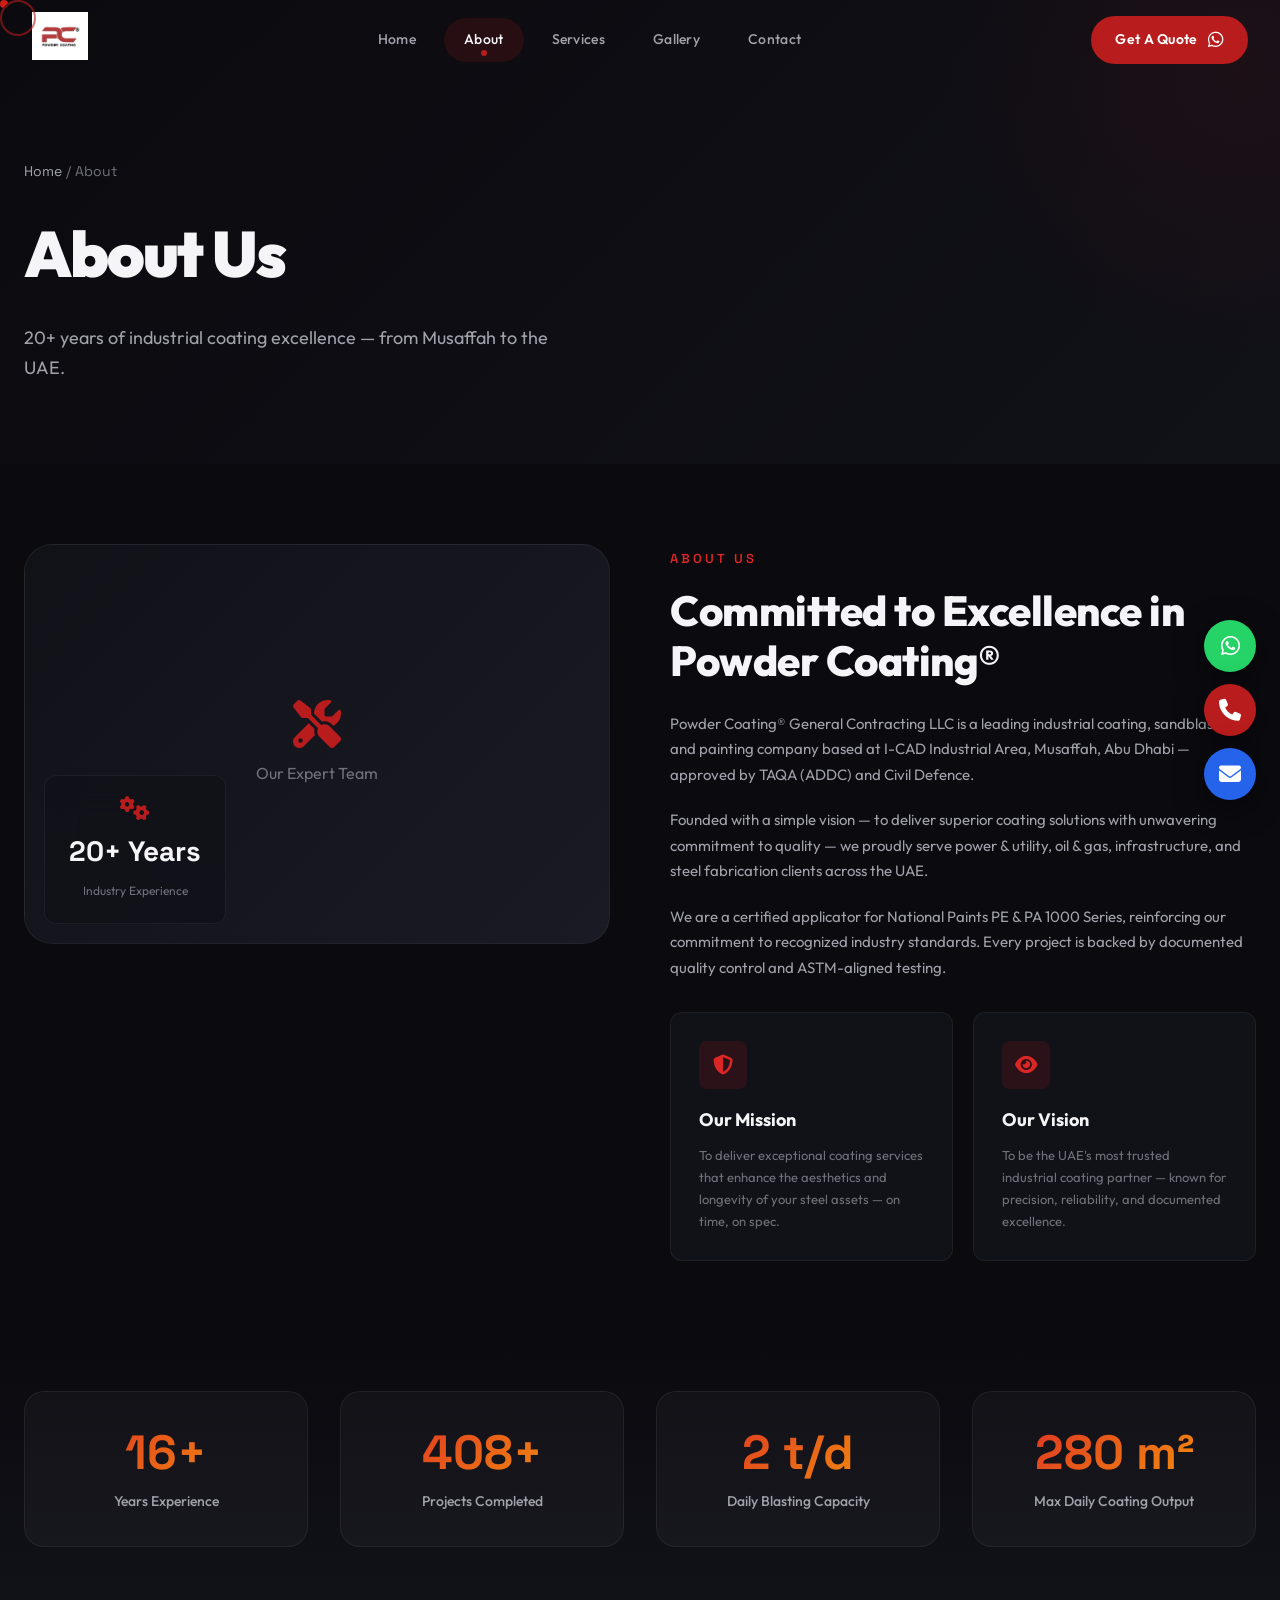
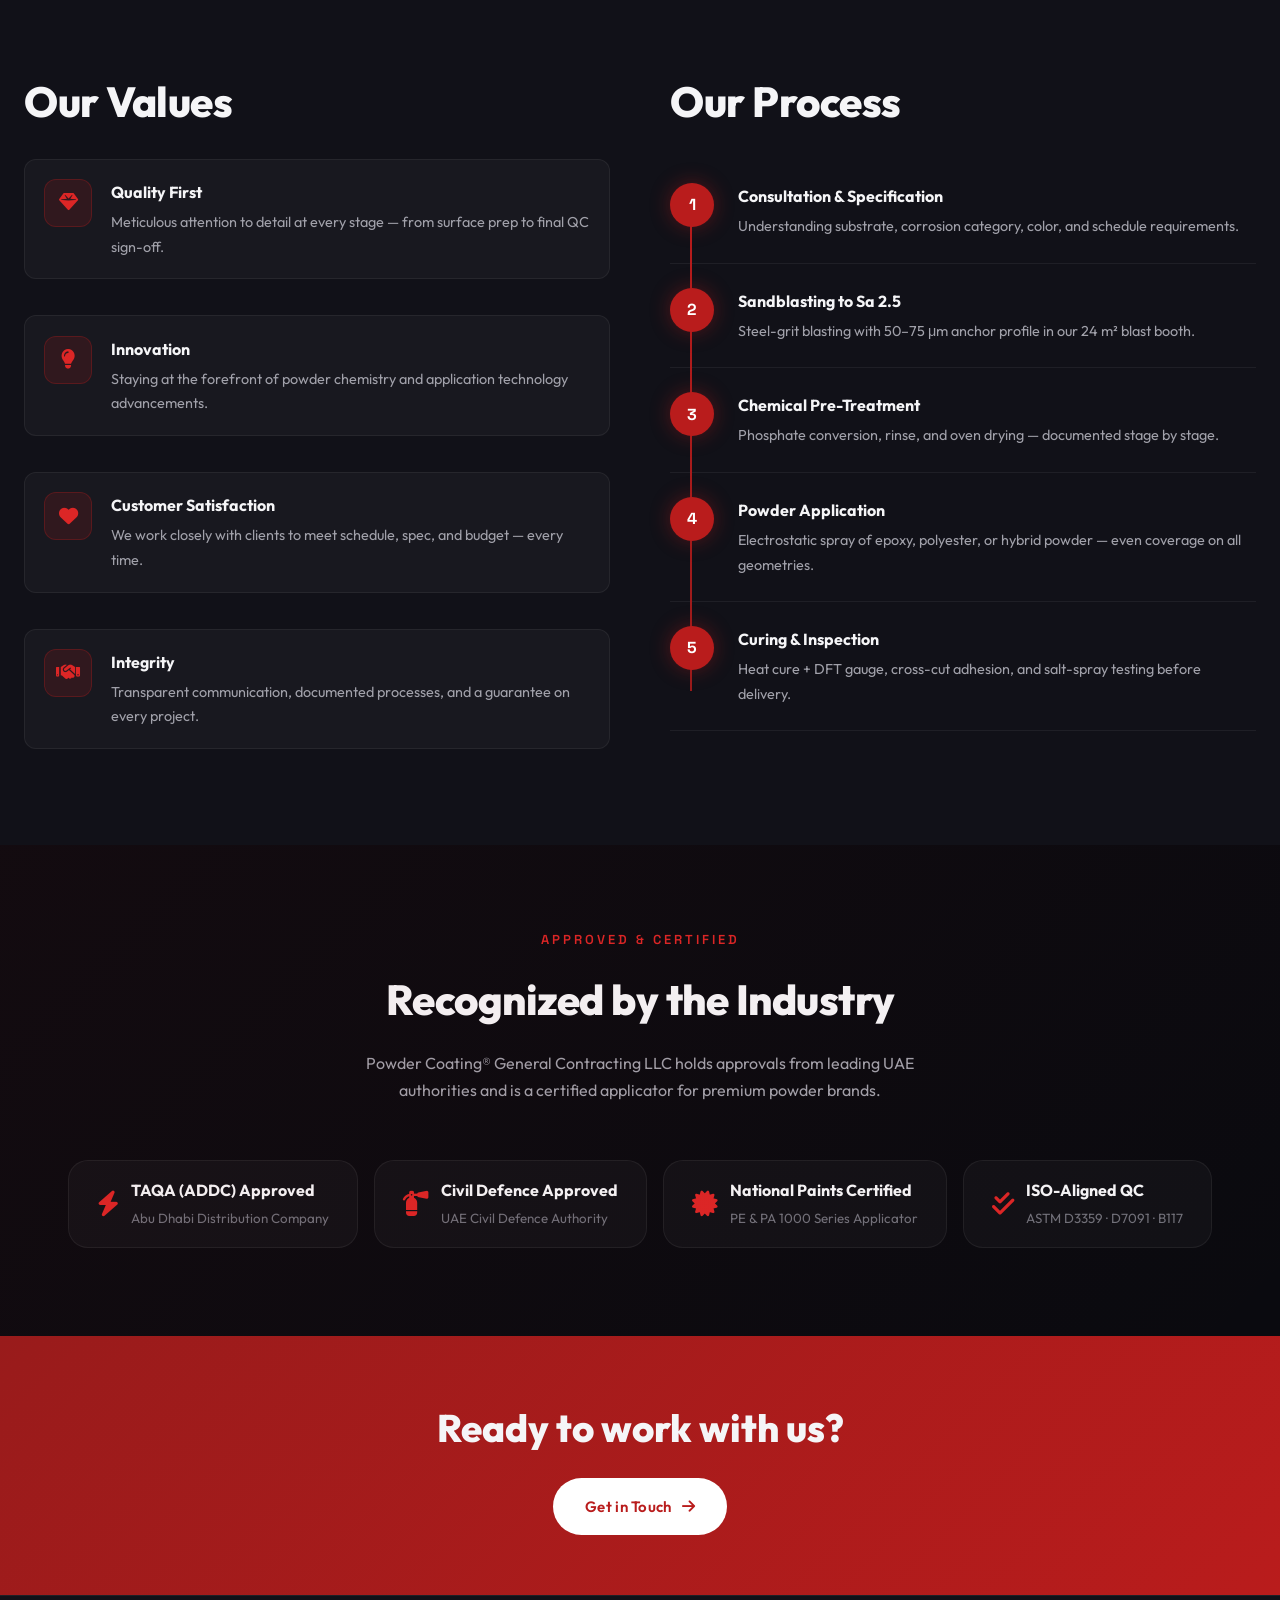
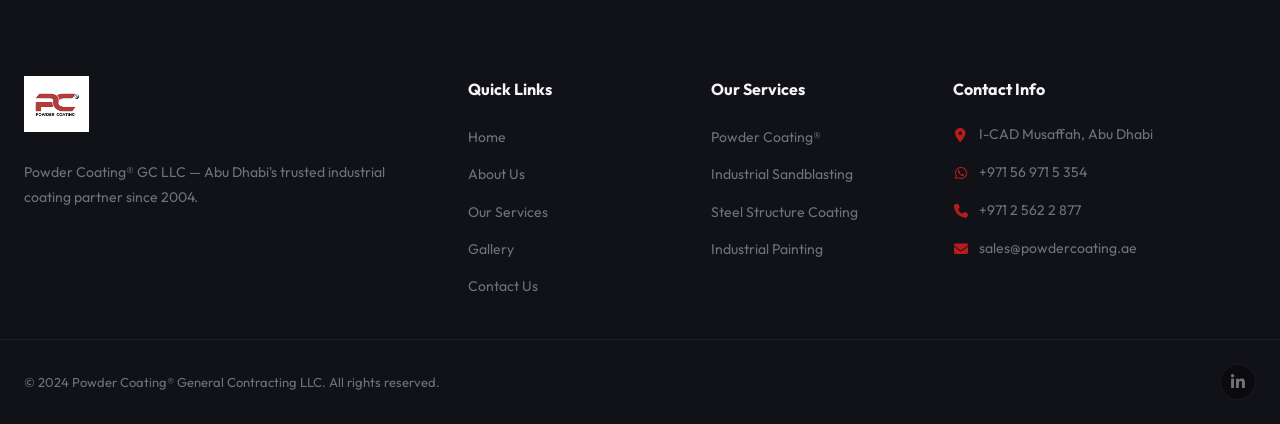
<file: about.html>
<!DOCTYPE html>
<html lang="en">
<head>
  <meta charset="UTF-8" />
  <meta name="viewport" content="width=device-width, initial-scale=1.0" />
  <title>About Us | Powder Coating® General Contracting — Abu Dhabi</title>
  <meta name="description" content="20+ years of ISO-aligned powder coating expertise. Approved by TAQA (ADDC) and Civil Defence. Based in Musaffah, Abu Dhabi." />
  <link rel="icon" type="image/png" href="logo.png" />
  <link rel="preconnect" href="https://fonts.googleapis.com" />
  <link rel="preconnect" href="https://fonts.gstatic.com" crossorigin />
  <link href="https://fonts.googleapis.com/css2?family=Outfit:wght@300;400;500;600;700;800;900&family=Space+Grotesk:wght@300;400;500;600;700&display=swap" rel="stylesheet" />
  <link rel="stylesheet" href="https://cdnjs.cloudflare.com/ajax/libs/font-awesome/6.5.1/css/all.min.css" />
  <link rel="stylesheet" href="styles.css" />
  <style>
    @view-transition { navigation: auto; }
    ::view-transition-old(root) { animation: fade-out 0.3s ease; }
    ::view-transition-new(root) { animation: fade-in  0.3s ease; }
    @keyframes fade-out { to   { opacity: 0; transform: translateY(-10px); } }
    @keyframes fade-in  { from { opacity: 0; transform: translateY(10px);  } }

    .timeline-item {
      display: flex;
      gap: 1.5rem;
      padding: 1.5rem 0;
      border-bottom: 1px solid var(--border-subtle);
      align-items: flex-start;
    }
    .timeline-dot {
      min-width: 44px;
      height: 44px;
      background: var(--primary);
      border-radius: 50%;
      display: flex;
      align-items: center;
      justify-content: center;
      font-weight: 700;
      font-size: 1rem;
      flex-shrink: 0;
      box-shadow: 0 0 20px var(--primary-glow);
    }
    .value-item {
      display: flex;
      gap: 1.2rem;
      padding: 1.2rem;
      border-radius: var(--radius-md);
      background: var(--bg-glass-light);
      border: 1px solid var(--border-subtle);
      margin-bottom: 1rem;
      transition: border-color var(--transition-smooth), transform var(--transition-smooth);
    }
    .value-item:hover {
      border-color: var(--primary);
      transform: translateX(6px);
    }
    .value-icon {
      min-width: 48px; height: 48px;
      background: rgba(185,28,28,0.15);
      border: 1px solid rgba(185,28,28,0.3);
      border-radius: 12px;
      display: flex; align-items: center; justify-content: center;
      color: var(--primary-light);
      font-size: 1.2rem;
    }
    .cert-badge {
      display: inline-flex;
      align-items: center;
      gap: 12px;
      padding: 16px 28px;
      background: var(--bg-glass-light);
      border: 1px solid var(--border-subtle);
      border-radius: var(--radius-lg);
      margin: 0.5rem;
      transition: all var(--transition-smooth);
    }
    .cert-badge:hover {
      border-color: var(--primary);
      box-shadow: var(--shadow-glow);
      transform: translateY(-3px);
    }
    .cert-badge i { font-size: 1.6rem; color: var(--primary-light); }
  </style>
</head>
<body>

<div class="cursor-dot" id="cursorDot"></div>
<div class="cursor-ring" id="cursorRing"></div>

<div class="preloader" id="preloader">
  <div class="preloader-inner">
    <img src="logo.png" alt="PC Logo" class="preloader-logo" />
    <div class="preloader-bar"><div class="preloader-progress" id="preloaderProgress"></div></div>
    <span class="preloader-text">Loading…</span>
  </div>
</div>

<nav class="main-nav" id="mainNav">
  <div class="nav-inner">
    <a href="index.html" class="nav-logo"><img src="logo.png" alt="Powder Coating® Logo" /></a>
    <div class="nav-links">
      <a href="index.html"    class="nav-link">Home</a>
      <a href="about.html"    class="nav-link">About</a>
      <a href="services.html" class="nav-link">Services</a>
      <a href="gallery.html"  class="nav-link">Gallery</a>
      <a href="contact.html"  class="nav-link">Contact</a>
    </div>
    <a href="https://wa.me/+971569715354" target="_blank" class="nav-cta">
      <span>Get A Quote</span><i class="fa-brands fa-whatsapp"></i>
    </a>
    <button class="nav-hamburger" id="navHamburger"><span></span><span></span><span></span></button>
  </div>
</nav>

<div class="mobile-menu-overlay" id="mobileMenuOverlay">
  <div class="mobile-menu-content">
    <a href="index.html"    class="mobile-link">Home</a>
    <a href="about.html"    class="mobile-link">About</a>
    <a href="services.html" class="mobile-link">Services</a>
    <a href="gallery.html"  class="mobile-link">Gallery</a>
    <a href="contact.html"  class="mobile-link">Contact</a>
    <a href="https://wa.me/+971569715354" target="_blank" class="mobile-cta">Get A Quote <i class="fa-brands fa-whatsapp"></i></a>
  </div>
</div>

<!-- PAGE HERO -->
<div class="page-hero">
  <div class="page-hero-bg"></div>
  <div class="container">
    <nav class="breadcrumb"><a href="index.html">Home</a> / <span>About</span></nav>
    <h1 class="page-hero-title">About Us</h1>
    <p class="page-hero-subtitle">20+ years of industrial coating excellence — from Musaffah to the UAE.</p>
  </div>
</div>

<!-- ABOUT MAIN -->
<div class="about-main" style="padding: 80px 0;">
  <div class="container">
    <div class="about-grid">
      <div class="about-left" data-aos="fade-right">
        <div class="about-img-wrapper">
          <div class="about-img-placeholder large">
            <i class="fas fa-tools"></i>
            <span>Our Expert Team</span>
          </div>
          <div class="about-years-badge">
            <i class="fas fa-cogs"></i>
            <div><span class="counter" data-target="20">0</span>+ Years</div>
            <small>Industry Experience</small>
          </div>
        </div>
      </div>
      <div class="about-right" data-aos="fade-left">
        <span class="section-tag">About Us</span>
        <h2 class="section-heading">Committed to Excellence in Powder Coating®</h2>
        <p>Powder Coating® General Contracting LLC is a leading industrial coating, sandblasting, and painting company based at I-CAD Industrial Area, Musaffah, Abu Dhabi — approved by TAQA (ADDC) and Civil Defence.</p>
        <p style="margin-top: 1rem; color: var(--text-secondary);">Founded with a simple vision — to deliver superior coating solutions with unwavering commitment to quality — we proudly serve power & utility, oil & gas, infrastructure, and steel fabrication clients across the UAE.</p>
        <p style="margin-top: 1rem; color: var(--text-secondary);">We are a certified applicator for National Paints PE &amp; PA 1000 Series, reinforcing our commitment to recognized industry standards. Every project is backed by documented quality control and ASTM-aligned testing.</p>

        <div class="mission-vision-grid" style="margin-top: 2rem;">
          <div class="mv-card">
            <div class="mv-icon"><i class="fas fa-shield-alt"></i></div>
            <h3>Our Mission</h3>
            <p>To deliver exceptional coating services that enhance the aesthetics and longevity of your steel assets — on time, on spec.</p>
          </div>
          <div class="mv-card">
            <div class="mv-icon"><i class="fas fa-eye"></i></div>
            <h3>Our Vision</h3>
            <p>To be the UAE's most trusted industrial coating partner — known for precision, reliability, and documented excellence.</p>
          </div>
        </div>
      </div>
    </div>
  </div>
</div>

<!-- STATS STRIP -->
<div class="stats-bar" style="padding: 50px 0;">
  <div class="container">
    <div class="stats-grid">
      <div class="stat-item">
        <div class="stat-number"><span class="counter" data-target="20">0</span>+</div>
        <div class="stat-label">Years Experience</div>
      </div>
      <div class="stat-item">
        <div class="stat-number"><span class="counter" data-target="500">0</span>+</div>
        <div class="stat-label">Projects Completed</div>
      </div>
      <div class="stat-item">
        <div class="stat-number"><span class="counter" data-target="3">0</span> t/d</div>
        <div class="stat-label">Daily Blasting Capacity</div>
      </div>
      <div class="stat-item">
        <div class="stat-number"><span class="counter" data-target="350">0</span> m²</div>
        <div class="stat-label">Max Daily Coating Output</div>
      </div>
    </div>
  </div>
</div>

<!-- VALUES & PROCESS -->
<div class="values-process-section" style="padding: 80px 0; background: var(--bg-card);">
  <div class="container">
    <div class="vp-grid">
      <div class="vp-col" data-aos="fade-right">
        <h2 class="section-heading">Our Values</h2>
        <div class="value-list" style="margin-top: 2rem;">
          <div class="value-item">
            <div class="value-icon"><i class="fas fa-gem"></i></div>
            <div><h4 style="margin-bottom: 4px;">Quality First</h4>
            <p style="color: var(--text-secondary); font-size: 0.9rem;">Meticulous attention to detail at every stage — from surface prep to final QC sign-off.</p></div>
          </div>
          <div class="value-item">
            <div class="value-icon"><i class="fas fa-lightbulb"></i></div>
            <div><h4 style="margin-bottom: 4px;">Innovation</h4>
            <p style="color: var(--text-secondary); font-size: 0.9rem;">Staying at the forefront of powder chemistry and application technology advancements.</p></div>
          </div>
          <div class="value-item">
            <div class="value-icon"><i class="fas fa-heart"></i></div>
            <div><h4 style="margin-bottom: 4px;">Customer Satisfaction</h4>
            <p style="color: var(--text-secondary); font-size: 0.9rem;">We work closely with clients to meet schedule, spec, and budget — every time.</p></div>
          </div>
          <div class="value-item">
            <div class="value-icon"><i class="fas fa-handshake"></i></div>
            <div><h4 style="margin-bottom: 4px;">Integrity</h4>
            <p style="color: var(--text-secondary); font-size: 0.9rem;">Transparent communication, documented processes, and a guarantee on every project.</p></div>
          </div>
        </div>
      </div>
      <div class="vp-col" data-aos="fade-left">
        <h2 class="section-heading">Our Process</h2>
        <div class="process-timeline" style="margin-top: 2rem;">
          <div class="timeline-item"><div class="timeline-dot">1</div><div><h4>Consultation & Specification</h4><p style="color: var(--text-secondary); font-size: 0.9rem; margin-top: 4px;">Understanding substrate, corrosion category, color, and schedule requirements.</p></div></div>
          <div class="timeline-item"><div class="timeline-dot">2</div><div><h4>Sandblasting to Sa 2.5</h4><p style="color: var(--text-secondary); font-size: 0.9rem; margin-top: 4px;">Steel-grit blasting with 50–75 μm anchor profile in our 24 m² blast booth.</p></div></div>
          <div class="timeline-item"><div class="timeline-dot">3</div><div><h4>Chemical Pre-Treatment</h4><p style="color: var(--text-secondary); font-size: 0.9rem; margin-top: 4px;">Phosphate conversion, rinse, and oven drying — documented stage by stage.</p></div></div>
          <div class="timeline-item"><div class="timeline-dot">4</div><div><h4>Powder Application</h4><p style="color: var(--text-secondary); font-size: 0.9rem; margin-top: 4px;">Electrostatic spray of epoxy, polyester, or hybrid powder — even coverage on all geometries.</p></div></div>
          <div class="timeline-item"><div class="timeline-dot">5</div><div><h4>Curing & Inspection</h4><p style="color: var(--text-secondary); font-size: 0.9rem; margin-top: 4px;">Heat cure + DFT gauge, cross-cut adhesion, and salt-spray testing before delivery.</p></div></div>
        </div>
      </div>
    </div>
  </div>
</div>

<!-- CERTIFICATIONS -->
<div class="certification-section" style="padding: 80px 0; text-align: center;">
  <div class="container" data-aos="fade-up">
    <span class="section-tag">Approved & Certified</span>
    <h2 class="section-heading" style="margin-top: 0.5rem;">Recognized by the Industry</h2>
    <p class="section-desc" style="max-width: 600px; margin: 0 auto 3rem;">Powder Coating® General Contracting LLC holds approvals from leading UAE authorities and is a certified applicator for premium powder brands.</p>
    <div style="display: flex; flex-wrap: wrap; justify-content: center; gap: 0;">
      <div class="cert-badge"><i class="fas fa-bolt"></i><div style="text-align:left;"><strong>TAQA (ADDC) Approved</strong><br/><small style="color: var(--text-muted);">Abu Dhabi Distribution Company</small></div></div>
      <div class="cert-badge"><i class="fas fa-fire-extinguisher"></i><div style="text-align:left;"><strong>Civil Defence Approved</strong><br/><small style="color: var(--text-muted);">UAE Civil Defence Authority</small></div></div>
      <div class="cert-badge"><i class="fas fa-certificate"></i><div style="text-align:left;"><strong>National Paints Certified</strong><br/><small style="color: var(--text-muted);">PE & PA 1000 Series Applicator</small></div></div>
      <div class="cert-badge"><i class="fas fa-check-double"></i><div style="text-align:left;"><strong>ISO-Aligned QC</strong><br/><small style="color: var(--text-muted);">ASTM D3359 · D7091 · B117</small></div></div>
    </div>
  </div>
</div>

<!-- CTA -->
<div style="background: linear-gradient(135deg, var(--primary-dark), var(--primary)); padding: 60px 0; text-align: center;">
  <div class="container">
    <h2 style="font-size: clamp(1.5rem, 3vw, 2.5rem); font-weight: 800; margin-bottom: 1rem;">Ready to work with us?</h2>
    <a href="contact.html" class="btn-primary" style="background:#fff; color: var(--primary);">
      <span>Get in Touch</span><i class="fas fa-arrow-right"></i>
    </a>
  </div>
</div>

<!-- FOOTER -->
<footer class="main-footer" id="mainFooter">
  <div class="footer-top-section">
    <div class="container">
      <div class="footer-grid">
        <div class="footer-col footer-about">
          <img src="logo.png" alt="Powder Coating® Logo" class="footer-logo" />
          <p>Powder Coating® GC LLC — Abu Dhabi's trusted industrial coating partner since 2004.</p>
        </div>
        <div class="footer-col"><h4>Quick Links</h4><ul>
          <li><a href="index.html">Home</a></li><li><a href="about.html">About Us</a></li>
          <li><a href="services.html">Our Services</a></li><li><a href="gallery.html">Gallery</a></li>
          <li><a href="contact.html">Contact Us</a></li>
        </ul></div>
        <div class="footer-col"><h4>Our Services</h4><ul>
          <li><a href="services.html">Powder Coating®</a></li>
          <li><a href="services.html">Industrial Sandblasting</a></li>
          <li><a href="services.html">Steel Structure Coating</a></li>
          <li><a href="services.html">Industrial Painting</a></li>
        </ul></div>
        <div class="footer-col"><h4>Contact Info</h4>
          <div class="footer-contact-item"><i class="fas fa-location-dot"></i><a href="https://maps.app.goo.gl/DVZktcPEaXhX9c9H7" target="_blank">I-CAD Musaffah, Abu Dhabi</a></div>
          <div class="footer-contact-item"><i class="fa-brands fa-whatsapp"></i><a href="https://wa.me/+971569715354" target="_blank">+971 56 971 5 354</a></div>
          <div class="footer-contact-item"><i class="fas fa-phone"></i><a href="tel:+97125622877">+971 2 562 2 877</a></div>
          <div class="footer-contact-item"><i class="fas fa-envelope"></i><a href="mailto:sales@powdercoating.ae">sales@powdercoating.ae</a></div>
        </div>
      </div>
    </div>
  </div>
  <div class="footer-bottom"><div class="container">
    <span>© 2024 Powder Coating® General Contracting LLC. All rights reserved.</span>
    <div class="footer-socials"><a href="https://www.linkedin.com/company/powder-coating-mechanical-contracting/" target="_blank"><i class="fab fa-linkedin-in"></i></a></div>
  </div></div>
</footer>

<div class="floating-actions">
  <a href="https://wa.me/+971569715354" target="_blank" class="fab-btn fab-whatsapp"><i class="fa-brands fa-whatsapp"></i></a>
  <a href="tel:+97125622877" class="fab-btn fab-phone"><i class="fas fa-phone"></i></a>
  <a href="mailto:sales@powdercoating.ae" class="fab-btn fab-email"><i class="fas fa-envelope"></i></a>
</div>
<button class="back-to-top" id="backToTop"><i class="fas fa-chevron-up"></i></button>
<script src="app.js"></script>
</body>
</html>
</file>
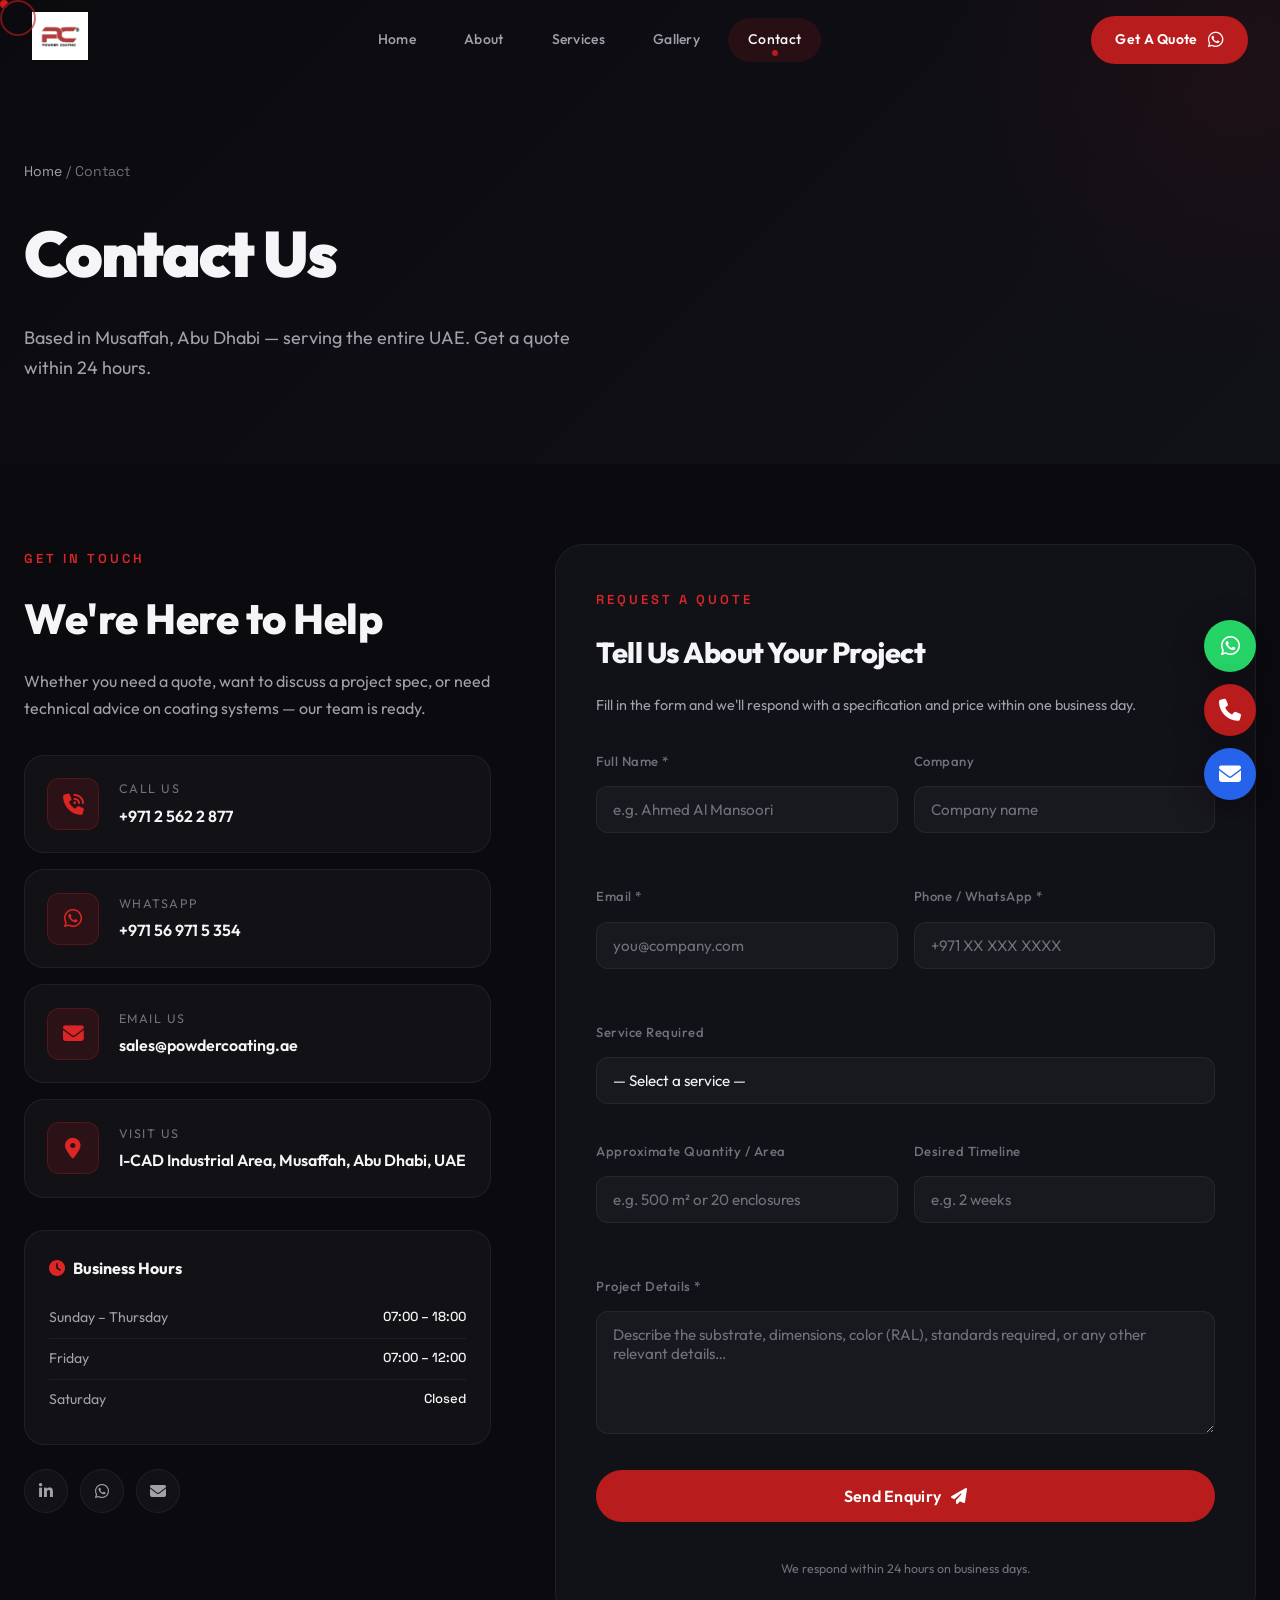
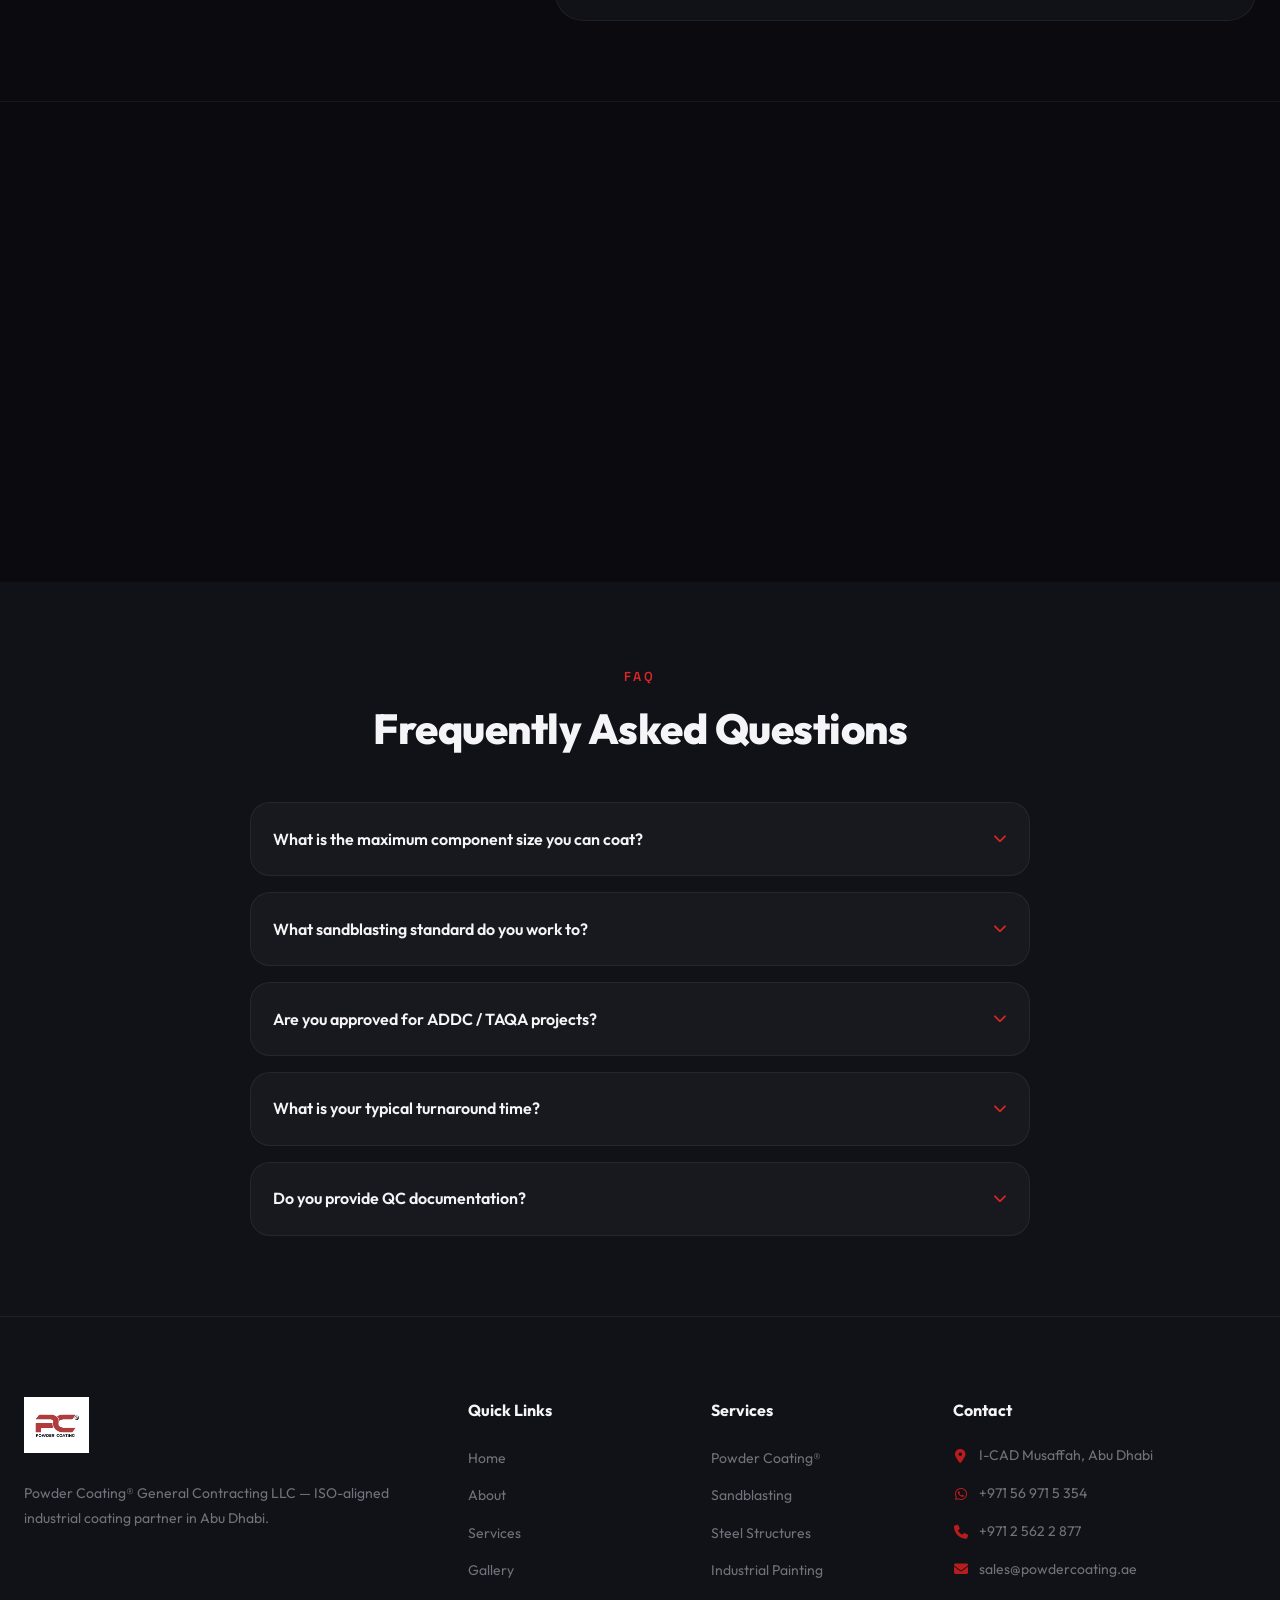
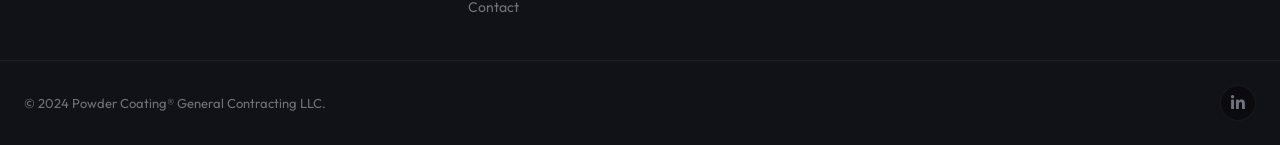
<file: contact.html>
<!DOCTYPE html>
<html lang="en">
<head>
  <meta charset="UTF-8" />
  <meta name="viewport" content="width=device-width, initial-scale=1.0" />
  <title>Contact | Powder Coating® General Contracting — Abu Dhabi</title>
  <meta name="description" content="Get a quote for industrial powder coating, sandblasting or painting. Based in I-CAD Musaffah, Abu Dhabi. Call +971 2 562 2 877." />
  <link rel="icon" type="image/png" href="logo.png" />
  <link rel="preconnect" href="https://fonts.googleapis.com" />
  <link rel="preconnect" href="https://fonts.gstatic.com" crossorigin />
  <link href="https://fonts.googleapis.com/css2?family=Outfit:wght@300;400;500;600;700;800;900&family=Space+Grotesk:wght@300;400;500;600;700&display=swap" rel="stylesheet" />
  <link rel="stylesheet" href="https://cdnjs.cloudflare.com/ajax/libs/font-awesome/6.5.1/css/all.min.css" />
  <link rel="stylesheet" href="styles.css" />
  <style>
    @view-transition { navigation: auto; }
    ::view-transition-old(root) { animation: fade-out 0.3s ease; }
    ::view-transition-new(root) { animation: fade-in  0.3s ease; }
    @keyframes fade-out { to   { opacity: 0; transform: translateY(-10px); } }
    @keyframes fade-in  { from { opacity: 0; transform: translateY(10px);  } }

    .contact-section { padding: 80px 0; }
    .contact-grid {
      display: grid;
      grid-template-columns: 1fr 1.5fr;
      gap: 4rem;
      align-items: start;
    }
    @media (max-width: 900px) { .contact-grid { grid-template-columns: 1fr; gap: 2.5rem; } }

    .contact-card {
      display: flex;
      gap: 1.2rem;
      align-items: center;
      padding: 1.4rem;
      background: var(--bg-glass-light);
      border: 1px solid var(--border-subtle);
      border-radius: var(--radius-lg);
      margin-bottom: 1rem;
      transition: border-color 0.3s, transform 0.3s;
    }
    .contact-card:hover { border-color: var(--primary); transform: translateX(6px); }
    .contact-card-icon {
      min-width: 52px; height: 52px;
      background: rgba(185,28,28,0.15);
      border: 1px solid rgba(185,28,28,0.3);
      border-radius: var(--radius-md);
      display: flex; align-items: center; justify-content: center;
      font-size: 1.3rem;
      color: var(--primary-light);
    }
    .contact-card-info span {
      display: block;
      font-size: 0.78rem;
      color: var(--text-muted);
      text-transform: uppercase;
      letter-spacing: 1.5px;
      margin-bottom: 3px;
    }
    .contact-card-info a {
      font-size: 1rem;
      font-weight: 600;
      color: var(--text-primary);
      transition: color 0.2s;
    }
    .contact-card-info a:hover { color: var(--primary-light); }
    .contact-socials { display: flex; gap: 12px; margin-top: 1.5rem; }
    .contact-socials a {
      width: 44px; height: 44px;
      background: var(--bg-glass-light);
      border: 1px solid var(--border-subtle);
      border-radius: 50%;
      display: flex; align-items: center; justify-content: center;
      font-size: 1rem;
      transition: all 0.3s;
    }
    .contact-socials a:hover {
      background: var(--primary);
      border-color: var(--primary);
      color: #fff;
      transform: translateY(-3px);
    }

    /* Form */
    .contact-form { margin-top: 1.5rem; }
    .form-row { display: grid; grid-template-columns: 1fr 1fr; gap: 1rem; margin-bottom: 1rem; }
    @media (max-width: 600px) { .form-row { grid-template-columns: 1fr; } }
    .form-group { display: flex; flex-direction: column; gap: 6px; margin-bottom: 1rem; }
    .form-group label { font-size: 0.82rem; color: var(--text-muted); font-weight: 500; letter-spacing: 0.5px; }
    .form-group input,
    .form-group textarea,
    .form-group select {
      background: var(--bg-glass-light);
      border: 1px solid var(--border-subtle);
      border-radius: var(--radius-md);
      padding: 13px 16px;
      color: var(--text-primary);
      font-size: 0.95rem;
      font-family: var(--font-primary);
      transition: border-color 0.25s, box-shadow 0.25s;
      outline: none;
    }
    .form-group input:focus,
    .form-group textarea:focus,
    .form-group select:focus {
      border-color: var(--primary);
      box-shadow: 0 0 0 3px var(--primary-glow);
    }
    .form-group textarea { resize: vertical; min-height: 120px; }
    .form-group select { cursor: none; appearance: none; }
    .form-group option { background: var(--bg-card); }

    /* Map */
    .map-section { position: relative; }
    .map-section iframe { display: block; filter: grayscale(0.3) saturate(0.8); }

    /* Hours card */
    .hours-grid { display: grid; grid-template-columns: 1fr 1fr; gap: 0.5rem; margin-top: 1rem; }
    .hours-row { display: flex; justify-content: space-between; font-size: 0.88rem; padding: 8px 0; border-bottom: 1px solid var(--border-subtle); }
    .hours-row .day { color: var(--text-secondary); }
    .hours-row .time { color: var(--text-primary); font-weight: 500; font-family: var(--font-mono); font-size: 0.82rem; }
  </style>
</head>
<body>

<div class="cursor-dot" id="cursorDot"></div>
<div class="cursor-ring" id="cursorRing"></div>

<div class="preloader" id="preloader">
  <div class="preloader-inner">
    <img src="logo.png" alt="PC Logo" class="preloader-logo" />
    <div class="preloader-bar"><div class="preloader-progress" id="preloaderProgress"></div></div>
    <span class="preloader-text">Loading…</span>
  </div>
</div>

<nav class="main-nav" id="mainNav">
  <div class="nav-inner">
    <a href="index.html" class="nav-logo"><img src="logo.png" alt="Powder Coating® Logo" /></a>
    <div class="nav-links">
      <a href="index.html"    class="nav-link">Home</a>
      <a href="about.html"    class="nav-link">About</a>
      <a href="services.html" class="nav-link">Services</a>
      <a href="gallery.html"  class="nav-link">Gallery</a>
      <a href="contact.html"  class="nav-link">Contact</a>
    </div>
    <a href="https://wa.me/+971569715354" target="_blank" class="nav-cta">
      <span>Get A Quote</span><i class="fa-brands fa-whatsapp"></i>
    </a>
    <button class="nav-hamburger" id="navHamburger"><span></span><span></span><span></span></button>
  </div>
</nav>
<div class="mobile-menu-overlay" id="mobileMenuOverlay">
  <div class="mobile-menu-content">
    <a href="index.html"    class="mobile-link">Home</a>
    <a href="about.html"    class="mobile-link">About</a>
    <a href="services.html" class="mobile-link">Services</a>
    <a href="gallery.html"  class="mobile-link">Gallery</a>
    <a href="contact.html"  class="mobile-link">Contact</a>
    <a href="https://wa.me/+971569715354" target="_blank" class="mobile-cta">Get A Quote <i class="fa-brands fa-whatsapp"></i></a>
  </div>
</div>

<!-- PAGE HERO -->
<div class="page-hero">
  <div class="page-hero-bg"></div>
  <div class="container">
    <nav class="breadcrumb"><a href="index.html">Home</a> / <span>Contact</span></nav>
    <h1 class="page-hero-title">Contact Us</h1>
    <p class="page-hero-subtitle">Based in Musaffah, Abu Dhabi — serving the entire UAE. Get a quote within 24 hours.</p>
  </div>
</div>

<!-- CONTACT SECTION -->
<div class="contact-section">
  <div class="container">
    <div class="contact-grid">

      <!-- INFO COLUMN -->
      <div data-aos="fade-right">
        <span class="section-tag">Get in Touch</span>
        <h2 class="section-heading" style="margin-top: 0.5rem;">We're Here to Help</h2>
        <p style="color: var(--text-secondary); margin-top: 1rem; margin-bottom: 2rem;">Whether you need a quote, want to discuss a project spec, or need technical advice on coating systems — our team is ready.</p>

        <div class="contact-card">
          <div class="contact-card-icon"><i class="fas fa-phone-volume"></i></div>
          <div class="contact-card-info">
            <span>Call Us</span>
            <a href="tel:+97125622877">+971 2 562 2 877</a>
          </div>
        </div>
        <div class="contact-card">
          <div class="contact-card-icon"><i class="fa-brands fa-whatsapp"></i></div>
          <div class="contact-card-info">
            <span>WhatsApp</span>
            <a href="https://wa.me/+971569715354" target="_blank">+971 56 971 5 354</a>
          </div>
        </div>
        <div class="contact-card">
          <div class="contact-card-icon"><i class="fas fa-envelope"></i></div>
          <div class="contact-card-info">
            <span>Email Us</span>
            <a href="mailto:sales@powdercoating.ae">sales@powdercoating.ae</a>
          </div>
        </div>
        <div class="contact-card">
          <div class="contact-card-icon"><i class="fas fa-location-dot"></i></div>
          <div class="contact-card-info">
            <span>Visit Us</span>
            <a href="https://maps.app.goo.gl/DVZktcPEaXhX9c9H7" target="_blank">I-CAD Industrial Area, Musaffah, Abu Dhabi, UAE</a>
          </div>
        </div>

        <!-- Business Hours -->
        <div style="margin-top: 2rem; padding: 1.5rem; background: var(--bg-glass-light); border: 1px solid var(--border-subtle); border-radius: var(--radius-lg);">
          <h4 style="margin-bottom: 1rem; display: flex; align-items: center; gap: 8px;">
            <i class="fas fa-clock" style="color: var(--primary-light);"></i> Business Hours
          </h4>
          <div class="hours-row"><span class="day">Sunday – Thursday</span><span class="time">07:00 – 18:00</span></div>
          <div class="hours-row"><span class="day">Friday</span><span class="time">07:00 – 12:00</span></div>
          <div class="hours-row" style="border: none;"><span class="day">Saturday</span><span class="time">Closed</span></div>
        </div>

        <div class="contact-socials">
          <a href="https://www.linkedin.com/company/powder-coating-mechanical-contracting/" target="_blank" title="LinkedIn"><i class="fab fa-linkedin-in"></i></a>
          <a href="https://wa.me/+971569715354" target="_blank" title="WhatsApp"><i class="fa-brands fa-whatsapp"></i></a>
          <a href="mailto:sales@powdercoating.ae" title="Email"><i class="fas fa-envelope"></i></a>
        </div>
      </div>

      <!-- FORM COLUMN -->
      <div data-aos="fade-left">
        <div style="background: var(--bg-card); border: 1px solid var(--border-subtle); border-radius: var(--radius-xl); padding: 2.5rem;">
          <span class="section-tag">Request a Quote</span>
          <h2 class="section-heading" style="margin-top: 0.5rem; font-size: 1.8rem;">Tell Us About Your Project</h2>
          <p style="color: var(--text-secondary); margin-top: 0.5rem; margin-bottom: 2rem; font-size: 0.9rem;">Fill in the form and we'll respond with a specification and price within one business day.</p>

          <form class="contact-form" id="contactForm">
            <div class="form-row">
              <div class="form-group">
                <label for="contactName">Full Name *</label>
                <input type="text" id="contactName" placeholder="e.g. Ahmed Al Mansoori" required />
              </div>
              <div class="form-group">
                <label for="contactCompany">Company</label>
                <input type="text" id="contactCompany" placeholder="Company name" />
              </div>
            </div>
            <div class="form-row">
              <div class="form-group">
                <label for="contactEmail">Email *</label>
                <input type="email" id="contactEmail" placeholder="you@company.com" required />
              </div>
              <div class="form-group">
                <label for="contactPhone">Phone / WhatsApp *</label>
                <input type="tel" id="contactPhone" placeholder="+971 XX XXX XXXX" required />
              </div>
            </div>
            <div class="form-group">
              <label for="contactService">Service Required</label>
              <select id="contactService">
                <option value="">— Select a service —</option>
                <option>Powder Coating®</option>
                <option>Industrial Sandblasting</option>
                <option>Steel Structure Coating</option>
                <option>Surface Preparation</option>
                <option>Industrial Painting</option>
                <option>Multiple Services</option>
              </select>
            </div>
            <div class="form-row">
              <div class="form-group">
                <label for="contactQuantity">Approximate Quantity / Area</label>
                <input type="text" id="contactQuantity" placeholder="e.g. 500 m² or 20 enclosures" />
              </div>
              <div class="form-group">
                <label for="contactTimeline">Desired Timeline</label>
                <input type="text" id="contactTimeline" placeholder="e.g. 2 weeks" />
              </div>
            </div>
            <div class="form-group">
              <label for="contactMessage">Project Details *</label>
              <textarea id="contactMessage" placeholder="Describe the substrate, dimensions, color (RAL), standards required, or any other relevant details…" rows="5" required></textarea>
            </div>
            <button type="submit" class="btn-primary" style="width: 100%; justify-content: center; font-size: 1rem; padding: 16px;">
              <span>Send Enquiry</span>
              <i class="fas fa-paper-plane"></i>
            </button>
            <p style="font-size: 0.78rem; color: var(--text-muted); text-align: center; margin-top: 1rem;">We respond within 24 hours on business days.</p>
          </form>
        </div>
      </div>
    </div>
  </div>
</div>

<!-- MAP -->
<div class="map-section">
  <iframe
    src="https://www.google.com/maps/embed?pb=!1m18!1m12!1m3!1d3477.370052295501!2d54.4824334!3d24.3350029!2m3!1f0!2f0!3f0!3m2!1i1024!2i768!4f13.1!3m3!1m2!1s0x3e5e41ea6a9fbae3%3A0x62e63642a2328b92!2sPOWDER%20COATING%20GENERAL%20CONTRACTING%20LLC!5e0!3m2!1sen!2sae!4v1763715489522!5m2!1sen!2sae"
    width="100%" height="480" style="border:0; display:block;" allowfullscreen="" loading="lazy"
    referrerpolicy="no-referrer-when-downgrade" title="Powder Coating® GC Location">
  </iframe>
</div>

<!-- FAQ -->
<div style="padding: 80px 0; background: var(--bg-card);">
  <div class="container">
    <div class="section-header text-center" data-aos="fade-up" style="margin-bottom: 3rem;">
      <span class="section-tag">FAQ</span>
      <h2 class="section-heading">Frequently Asked Questions</h2>
    </div>
    <div style="max-width: 780px; margin: 0 auto;" data-aos="fade-up">

      <details style="background: var(--bg-glass-light); border: 1px solid var(--border-subtle); border-radius: var(--radius-lg); padding: 1.4rem; margin-bottom: 1rem; cursor: pointer; transition: border-color 0.3s;">
        <summary style="font-weight: 600; list-style: none; display: flex; justify-content: space-between; align-items: center;">
          What is the maximum component size you can coat?
          <i class="fas fa-chevron-down" style="color: var(--primary-light); font-size: 0.85rem;"></i>
        </summary>
        <p style="margin-top: 1rem; color: var(--text-secondary); font-size: 0.92rem; line-height: 1.7;">Our oven and handling system accommodates components up to 6.5 × 1.7 × 3 metres. For oversized items we offer on-site industrial painting as an alternative.</p>
      </details>

      <details style="background: var(--bg-glass-light); border: 1px solid var(--border-subtle); border-radius: var(--radius-lg); padding: 1.4rem; margin-bottom: 1rem; cursor: pointer;">
        <summary style="font-weight: 600; list-style: none; display: flex; justify-content: space-between; align-items: center;">
          What sandblasting standard do you work to?
          <i class="fas fa-chevron-down" style="color: var(--primary-light); font-size: 0.85rem;"></i>
        </summary>
        <p style="margin-top: 1rem; color: var(--text-secondary); font-size: 0.92rem; line-height: 1.7;">We blast to Sa 2.5 (ISO 8501-1) with a 50–75 μm anchor profile as standard. Sa 3 white-metal blast is available on request for aggressive environments.</p>
      </details>

      <details style="background: var(--bg-glass-light); border: 1px solid var(--border-subtle); border-radius: var(--radius-lg); padding: 1.4rem; margin-bottom: 1rem; cursor: pointer;">
        <summary style="font-weight: 600; list-style: none; display: flex; justify-content: space-between; align-items: center;">
          Are you approved for ADDC / TAQA projects?
          <i class="fas fa-chevron-down" style="color: var(--primary-light); font-size: 0.85rem;"></i>
        </summary>
        <p style="margin-top: 1rem; color: var(--text-secondary); font-size: 0.92rem; line-height: 1.7;">Yes. Powder Coating® General Contracting LLC is an approved applicator for TAQA (Abu Dhabi Distribution Company) and holds Civil Defence approval, making us compliant for utility and infrastructure projects across Abu Dhabi.</p>
      </details>

      <details style="background: var(--bg-glass-light); border: 1px solid var(--border-subtle); border-radius: var(--radius-lg); padding: 1.4rem; margin-bottom: 1rem; cursor: pointer;">
        <summary style="font-weight: 600; list-style: none; display: flex; justify-content: space-between; align-items: center;">
          What is your typical turnaround time?
          <i class="fas fa-chevron-down" style="color: var(--primary-light); font-size: 0.85rem;"></i>
        </summary>
        <p style="margin-top: 1rem; color: var(--text-secondary); font-size: 0.92rem; line-height: 1.7;">Standard turnaround is 3–5 working days depending on quantity and coating system. Rush jobs can be accommodated — contact us to discuss your schedule.</p>
      </details>

      <details style="background: var(--bg-glass-light); border: 1px solid var(--border-subtle); border-radius: var(--radius-lg); padding: 1.4rem; cursor: pointer;">
        <summary style="font-weight: 600; list-style: none; display: flex; justify-content: space-between; align-items: center;">
          Do you provide QC documentation?
          <i class="fas fa-chevron-down" style="color: var(--primary-light); font-size: 0.85rem;"></i>
        </summary>
        <p style="margin-top: 1rem; color: var(--text-secondary); font-size: 0.92rem; line-height: 1.7;">Yes. Every batch is accompanied by dry-film thickness readings (ASTM D7091), adhesion test results (D3359), and salt-spray reports (B117) on request. Full batch traceability is standard.</p>
      </details>
    </div>
  </div>
</div>

<!-- FOOTER -->
<footer class="main-footer" id="mainFooter">
  <div class="footer-top-section"><div class="container"><div class="footer-grid">
    <div class="footer-col footer-about"><img src="logo.png" alt="" class="footer-logo" /><p>Powder Coating® General Contracting LLC — ISO-aligned industrial coating partner in Abu Dhabi.</p></div>
    <div class="footer-col"><h4>Quick Links</h4><ul><li><a href="index.html">Home</a></li><li><a href="about.html">About</a></li><li><a href="services.html">Services</a></li><li><a href="gallery.html">Gallery</a></li><li><a href="contact.html">Contact</a></li></ul></div>
    <div class="footer-col"><h4>Services</h4><ul><li><a href="services.html">Powder Coating®</a></li><li><a href="services.html">Sandblasting</a></li><li><a href="services.html">Steel Structures</a></li><li><a href="services.html">Industrial Painting</a></li></ul></div>
    <div class="footer-col"><h4>Contact</h4>
      <div class="footer-contact-item"><i class="fas fa-location-dot"></i><a href="https://maps.app.goo.gl/DVZktcPEaXhX9c9H7" target="_blank">I-CAD Musaffah, Abu Dhabi</a></div>
      <div class="footer-contact-item"><i class="fa-brands fa-whatsapp"></i><a href="https://wa.me/+971569715354" target="_blank">+971 56 971 5 354</a></div>
      <div class="footer-contact-item"><i class="fas fa-phone"></i><a href="tel:+97125622877">+971 2 562 2 877</a></div>
      <div class="footer-contact-item"><i class="fas fa-envelope"></i><a href="mailto:sales@powdercoating.ae">sales@powdercoating.ae</a></div>
    </div>
  </div></div></div>
  <div class="footer-bottom"><div class="container"><span>© 2024 Powder Coating® General Contracting LLC.</span><div class="footer-socials"><a href="https://www.linkedin.com/company/powder-coating-mechanical-contracting/" target="_blank"><i class="fab fa-linkedin-in"></i></a></div></div></div>
</footer>

<div class="floating-actions">
  <a href="https://wa.me/+971569715354" target="_blank" class="fab-btn fab-whatsapp"><i class="fa-brands fa-whatsapp"></i></a>
  <a href="tel:+97125622877" class="fab-btn fab-phone"><i class="fas fa-phone"></i></a>
  <a href="mailto:sales@powdercoating.ae" class="fab-btn fab-email"><i class="fas fa-envelope"></i></a>
</div>
<button class="back-to-top" id="backToTop"><i class="fas fa-chevron-up"></i></button>
<script src="app.js"></script>
</body>
</html>
</file>
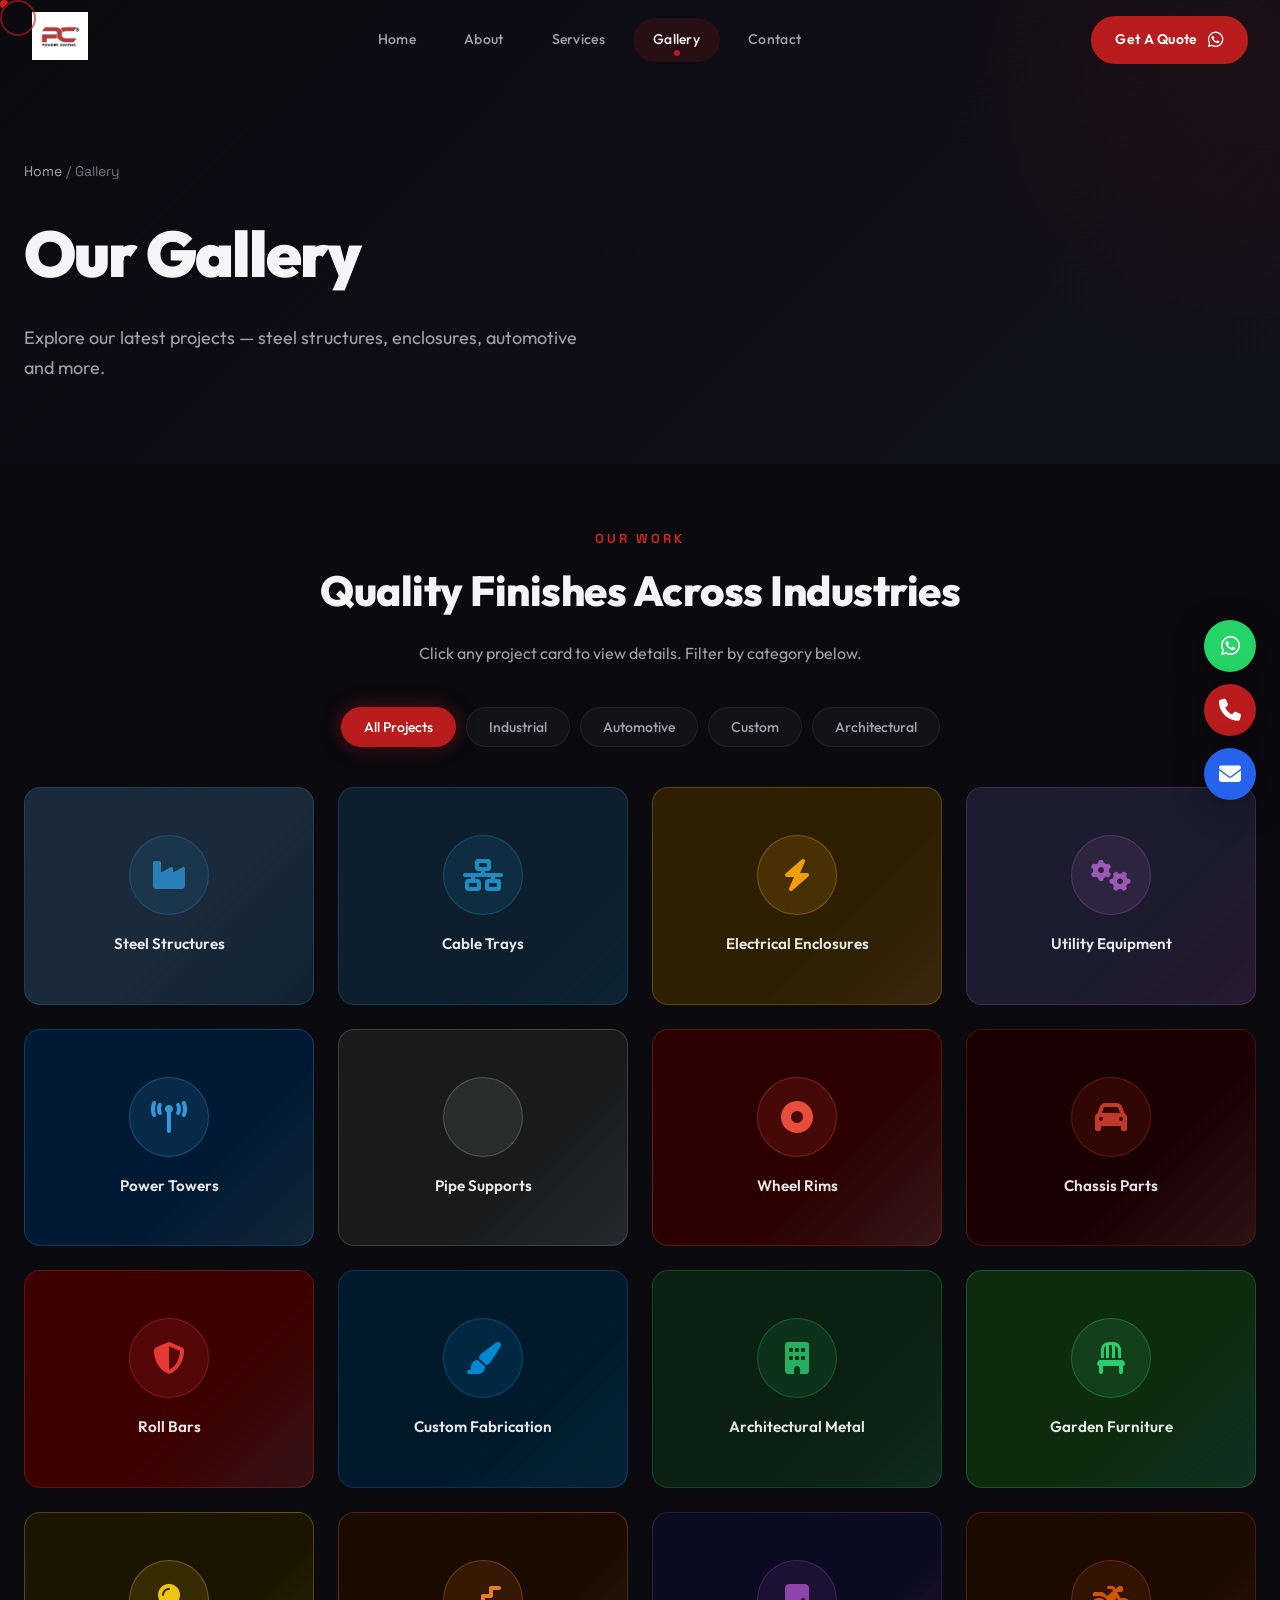
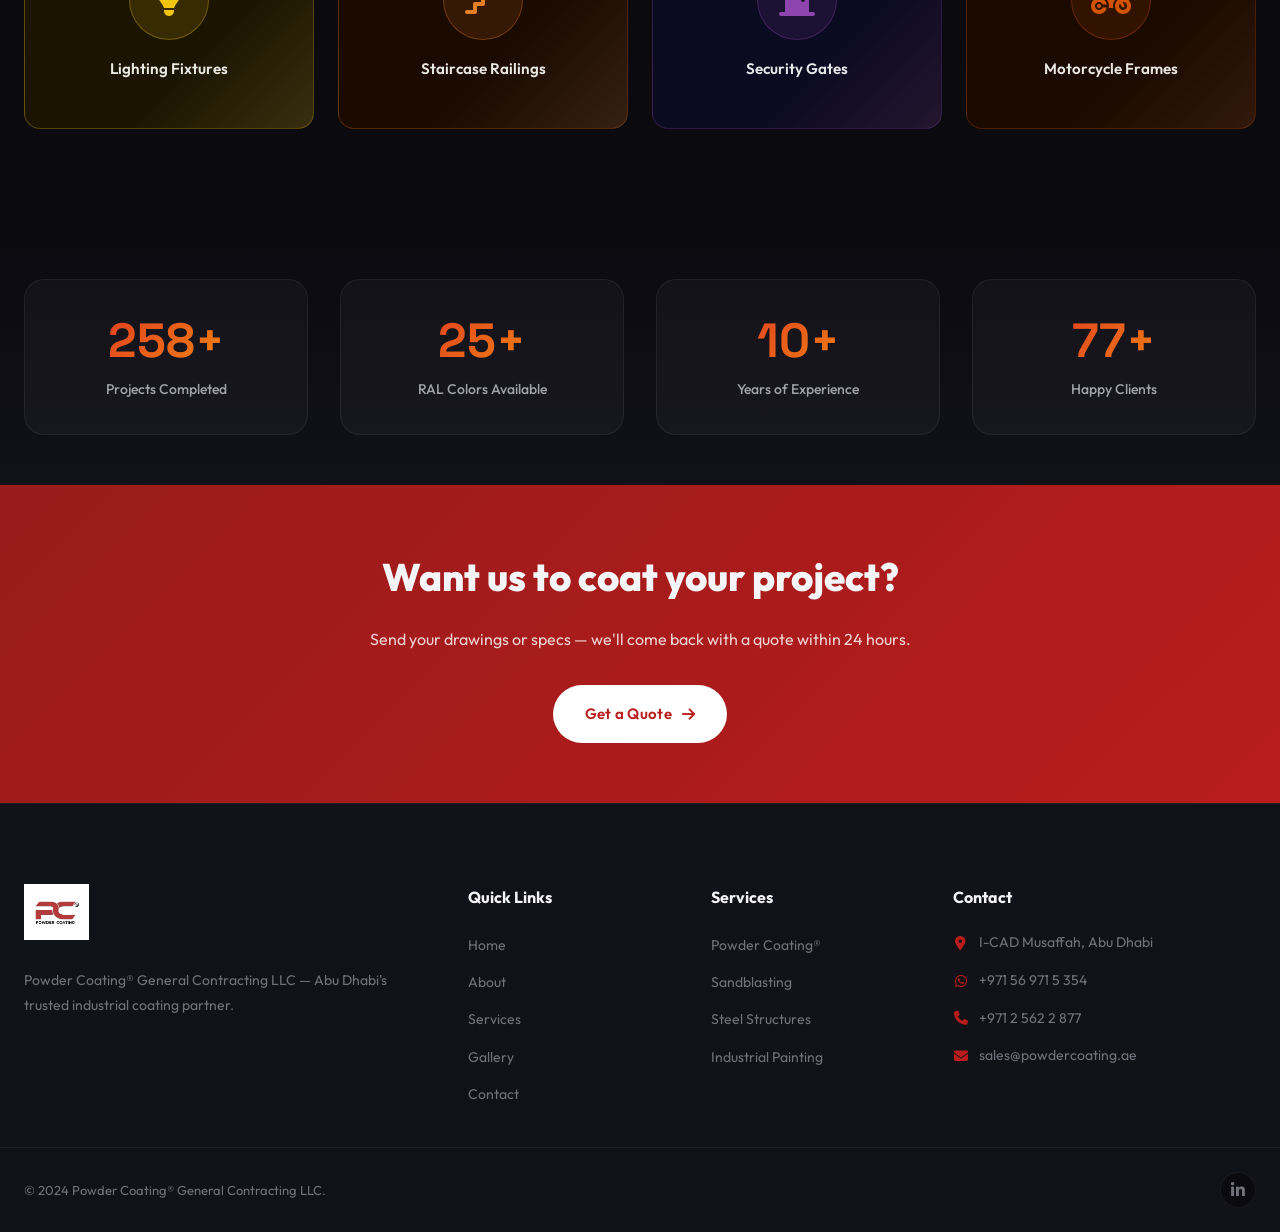
<file: gallery.html>
<!DOCTYPE html>
<html lang="en">
<head>
  <meta charset="UTF-8" />
  <meta name="viewport" content="width=device-width, initial-scale=1.0" />
  <title>Gallery | Powder Coating® General Contracting — Abu Dhabi</title>
  <meta name="description" content="Browse our latest powder coating, sandblasting, and industrial painting projects across Abu Dhabi and the UAE." />
  <link rel="icon" type="image/png" href="logo.png" />
  <link rel="preconnect" href="https://fonts.googleapis.com" />
  <link rel="preconnect" href="https://fonts.gstatic.com" crossorigin />
  <link href="https://fonts.googleapis.com/css2?family=Outfit:wght@300;400;500;600;700;800;900&family=Space+Grotesk:wght@300;400;500;600;700&display=swap" rel="stylesheet" />
  <link rel="stylesheet" href="https://cdnjs.cloudflare.com/ajax/libs/font-awesome/6.5.1/css/all.min.css" />
  <link rel="stylesheet" href="styles.css" />
  <style>
    @view-transition { navigation: auto; }
    ::view-transition-old(root) { animation: fade-out 0.3s ease; }
    ::view-transition-new(root) { animation: fade-in  0.3s ease; }
    @keyframes fade-out { to   { opacity: 0; transform: translateY(-10px); } }
    @keyframes fade-in  { from { opacity: 0; transform: translateY(10px);  } }

    .gallery-section { padding: 60px 0 100px; }
    .gallery-filter {
      display: flex;
      flex-wrap: wrap;
      gap: 10px;
      margin-bottom: 2.5rem;
      justify-content: center;
    }
    .filter-btn {
      padding: 10px 22px;
      border-radius: 999px;
      background: var(--bg-glass-light);
      border: 1px solid var(--border-subtle);
      color: var(--text-secondary);
      font-size: 0.875rem;
      font-weight: 500;
      cursor: none;
      transition: all 0.3s ease;
      font-family: var(--font-primary);
    }
    .filter-btn:hover, .filter-btn.active {
      background: var(--primary);
      border-color: var(--primary);
      color: #fff;
      box-shadow: 0 0 20px var(--primary-glow);
    }
    #galleryGrid {
      display: grid;
      grid-template-columns: repeat(auto-fill, minmax(280px, 1fr));
      gap: 1.5rem;
    }
    .gallery-item { transition: opacity 0.35s ease, transform 0.35s ease; }

    /* Lightbox */
    .lightbox {
      position: fixed;
      inset: 0;
      background: rgba(0,0,0,0.92);
      z-index: 9999;
      display: flex;
      align-items: center;
      justify-content: center;
      opacity: 0;
      visibility: hidden;
      transition: opacity 0.3s, visibility 0.3s;
      backdrop-filter: blur(12px);
    }
    .lightbox.open { opacity: 1; visibility: visible; }
    .lightbox-inner {
      background: var(--bg-card);
      border: 1px solid var(--border-subtle);
      border-radius: var(--radius-xl);
      padding: 2rem;
      max-width: 500px;
      width: 90%;
      text-align: center;
      transform: scale(0.9);
      transition: transform 0.3s;
    }
    .lightbox.open .lightbox-inner { transform: scale(1); }
    .lightbox-icon {
      width: 120px; height: 120px;
      border-radius: 50%;
      display: flex; align-items: center; justify-content: center;
      margin: 0 auto 1.5rem;
      font-size: 3rem;
    }
    .lightbox-close {
      position: absolute;
      top: 24px; right: 24px;
      width: 44px; height: 44px;
      background: var(--bg-glass-light);
      border: 1px solid var(--border-subtle);
      border-radius: 50%;
      display: flex; align-items: center; justify-content: center;
      color: var(--text-secondary);
      font-size: 1.2rem;
      cursor: none;
      transition: all 0.2s;
    }
    .lightbox-close:hover {
      background: var(--primary);
      color: #fff;
      border-color: var(--primary);
    }
  </style>
</head>
<body>

<div class="cursor-dot" id="cursorDot"></div>
<div class="cursor-ring" id="cursorRing"></div>

<div class="preloader" id="preloader">
  <div class="preloader-inner">
    <img src="logo.png" alt="PC Logo" class="preloader-logo" />
    <div class="preloader-bar"><div class="preloader-progress" id="preloaderProgress"></div></div>
    <span class="preloader-text">Loading…</span>
  </div>
</div>

<nav class="main-nav" id="mainNav">
  <div class="nav-inner">
    <a href="index.html" class="nav-logo"><img src="logo.png" alt="Powder Coating® Logo" /></a>
    <div class="nav-links">
      <a href="index.html"    class="nav-link">Home</a>
      <a href="about.html"    class="nav-link">About</a>
      <a href="services.html" class="nav-link">Services</a>
      <a href="gallery.html"  class="nav-link">Gallery</a>
      <a href="contact.html"  class="nav-link">Contact</a>
    </div>
    <a href="https://wa.me/+971569715354" target="_blank" class="nav-cta">
      <span>Get A Quote</span><i class="fa-brands fa-whatsapp"></i>
    </a>
    <button class="nav-hamburger" id="navHamburger"><span></span><span></span><span></span></button>
  </div>
</nav>
<div class="mobile-menu-overlay" id="mobileMenuOverlay">
  <div class="mobile-menu-content">
    <a href="index.html"    class="mobile-link">Home</a>
    <a href="about.html"    class="mobile-link">About</a>
    <a href="services.html" class="mobile-link">Services</a>
    <a href="gallery.html"  class="mobile-link">Gallery</a>
    <a href="contact.html"  class="mobile-link">Contact</a>
    <a href="https://wa.me/+971569715354" target="_blank" class="mobile-cta">Get A Quote <i class="fa-brands fa-whatsapp"></i></a>
  </div>
</div>

<!-- PAGE HERO -->
<div class="page-hero">
  <div class="page-hero-bg"></div>
  <div class="container">
    <nav class="breadcrumb"><a href="index.html">Home</a> / <span>Gallery</span></nav>
    <h1 class="page-hero-title">Our Gallery</h1>
    <p class="page-hero-subtitle">Explore our latest projects — steel structures, enclosures, automotive and more.</p>
  </div>
</div>

<!-- GALLERY -->
<div class="gallery-section">
  <div class="container">
    <div class="section-header text-center" data-aos="fade-up" style="margin-bottom: 2.5rem;">
      <span class="section-tag">Our Work</span>
      <h2 class="section-heading">Quality Finishes Across Industries</h2>
      <p class="section-desc">Click any project card to view details. Filter by category below.</p>
    </div>

    <div class="gallery-filter" data-aos="fade-up">
      <button class="filter-btn active" data-filter="all">All Projects</button>
      <button class="filter-btn" data-filter="industrial">Industrial</button>
      <button class="filter-btn" data-filter="automotive">Automotive</button>
      <button class="filter-btn" data-filter="custom">Custom</button>
      <button class="filter-btn" data-filter="decor">Architectural</button>
    </div>

    <div id="galleryGrid" data-aos="fade-up"></div>
  </div>
</div>

<!-- LIGHTBOX -->
<div class="lightbox" id="lightbox">
  <button class="lightbox-close" id="lightboxClose"><i class="fas fa-times"></i></button>
  <div class="lightbox-inner" id="lightboxInner">
    <div class="lightbox-icon" id="lightboxIcon"></div>
    <h3 id="lightboxTitle" style="font-size: 1.4rem; margin-bottom: 0.5rem;"></h3>
    <p id="lightboxCat" style="color: var(--primary-light); font-size: 0.85rem; text-transform: uppercase; letter-spacing: 2px; margin-bottom: 1rem; font-family: var(--font-mono);"></p>
    <p id="lightboxDesc" style="color: var(--text-secondary); font-size: 0.9rem; line-height: 1.7; margin-bottom: 1.5rem;"></p>
    <a href="contact.html" class="btn-primary">
      <span>Request Similar Work</span><i class="fas fa-arrow-right"></i>
    </a>
  </div>
</div>

<!-- STATS -->
<div class="stats-bar" style="padding: 50px 0;">
  <div class="container">
    <div class="stats-grid">
      <div class="stat-item"><div class="stat-number"><span class="counter" data-target="500">0</span>+</div><div class="stat-label">Projects Completed</div></div>
      <div class="stat-item"><div class="stat-number"><span class="counter" data-target="50">0</span>+</div><div class="stat-label">RAL Colors Available</div></div>
      <div class="stat-item"><div class="stat-number"><span class="counter" data-target="20">0</span>+</div><div class="stat-label">Years of Experience</div></div>
      <div class="stat-item"><div class="stat-number"><span class="counter" data-target="150">0</span>+</div><div class="stat-label">Happy Clients</div></div>
    </div>
  </div>
</div>

<!-- CTA -->
<div style="background: linear-gradient(135deg, var(--primary-dark), var(--primary)); padding: 60px 0; text-align: center;">
  <div class="container">
    <h2 style="font-size: clamp(1.5rem, 3vw, 2.5rem); font-weight: 800; margin-bottom: 1rem;">Want us to coat your project?</h2>
    <p style="color: rgba(255,255,255,0.8); margin-bottom: 2rem;">Send your drawings or specs — we'll come back with a quote within 24 hours.</p>
    <a href="contact.html" class="btn-primary" style="background:#fff; color: var(--primary);">
      <span>Get a Quote</span><i class="fas fa-arrow-right"></i>
    </a>
  </div>
</div>

<!-- FOOTER -->
<footer class="main-footer" id="mainFooter">
  <div class="footer-top-section"><div class="container"><div class="footer-grid">
    <div class="footer-col footer-about"><img src="logo.png" alt="" class="footer-logo" /><p>Powder Coating® General Contracting LLC — Abu Dhabi's trusted industrial coating partner.</p></div>
    <div class="footer-col"><h4>Quick Links</h4><ul><li><a href="index.html">Home</a></li><li><a href="about.html">About</a></li><li><a href="services.html">Services</a></li><li><a href="gallery.html">Gallery</a></li><li><a href="contact.html">Contact</a></li></ul></div>
    <div class="footer-col"><h4>Services</h4><ul><li><a href="services.html">Powder Coating®</a></li><li><a href="services.html">Sandblasting</a></li><li><a href="services.html">Steel Structures</a></li><li><a href="services.html">Industrial Painting</a></li></ul></div>
    <div class="footer-col"><h4>Contact</h4>
      <div class="footer-contact-item"><i class="fas fa-location-dot"></i><a href="https://maps.app.goo.gl/DVZktcPEaXhX9c9H7" target="_blank">I-CAD Musaffah, Abu Dhabi</a></div>
      <div class="footer-contact-item"><i class="fa-brands fa-whatsapp"></i><a href="https://wa.me/+971569715354" target="_blank">+971 56 971 5 354</a></div>
      <div class="footer-contact-item"><i class="fas fa-phone"></i><a href="tel:+97125622877">+971 2 562 2 877</a></div>
      <div class="footer-contact-item"><i class="fas fa-envelope"></i><a href="mailto:sales@powdercoating.ae">sales@powdercoating.ae</a></div>
    </div>
  </div></div></div>
  <div class="footer-bottom"><div class="container"><span>© 2024 Powder Coating® General Contracting LLC.</span><div class="footer-socials"><a href="https://www.linkedin.com/company/powder-coating-mechanical-contracting/" target="_blank"><i class="fab fa-linkedin-in"></i></a></div></div></div>
</footer>

<div class="floating-actions">
  <a href="https://wa.me/+971569715354" target="_blank" class="fab-btn fab-whatsapp"><i class="fa-brands fa-whatsapp"></i></a>
  <a href="tel:+97125622877" class="fab-btn fab-phone"><i class="fas fa-phone"></i></a>
  <a href="mailto:sales@powdercoating.ae" class="fab-btn fab-email"><i class="fas fa-envelope"></i></a>
</div>
<button class="back-to-top" id="backToTop"><i class="fas fa-chevron-up"></i></button>

<script src="app.js"></script>
<script>
// Lightbox integration — extends gallery init from app.js
document.addEventListener('DOMContentLoaded', () => {
  const lightbox = document.getElementById('lightbox');
  const lbClose  = document.getElementById('lightboxClose');
  const lbIcon   = document.getElementById('lightboxIcon');
  const lbTitle  = document.getElementById('lightboxTitle');
  const lbCat    = document.getElementById('lightboxCat');
  const lbDesc   = document.getElementById('lightboxDesc');

  const descs = {
    'Steel Structures':       'Multi-layer epoxy + polyester topcoat for fabricated towers, skids, and frames. Sa 2.5 blasted, ASTM D7091 thickness verified.',
    'Cable Trays':            'Full cable tray systems powder coated in RAL 7024 Graphite Grey. Up to 300 m²/day throughput for large infrastructure packages.',
    'Electrical Enclosures':  'MCC panels and junction boxes coated to IP65 specification. Epoxy primer with polyester topcoat for indoor/outdoor environments.',
    'Utility Equipment':      'Process skids, pump bases, and utility frames coated per project corrosion category. Batch documentation supplied.',
    'Power Towers':           'Lattice towers and substations coated under TAQA (ADDC) approved procedures. Hot-dip galvanised + powder coating duplex system.',
    'Pipe Supports':          'Carbon steel pipe supports and clamps: Sa 2.5 blast, zinc-rich primer, polyester topcoat. Salt-spray tested to ASTM B117.',
    'Wheel Rims':             'Alloy wheel rims in custom RAL colours. Polyester powder — UV stable, chip resistant, vibrant finish.',
    'Chassis Parts':          'Vehicle chassis and underbody components — epoxy primer + polyurethane topcoat for maximum abrasion resistance.',
    'Roll Bars':              'Roll cage and protection bars in high-gloss or satin finishes. Tested for adhesion post-welding operations.',
    'Custom Fabrication':     'Bespoke fabricated metalwork coated to client specification. Any RAL colour, any texture — gloss, matt, or wrinkle.',
    'Architectural Metal':    'Curtain wall frames, canopies, and cladding components coated for long-term coastal atmosphere durability.',
    'Garden Furniture':       'Mild steel outdoor furniture in satin and textured finishes. UV-stable polyester powders withstand UAE sun and humidity.',
    'Lighting Fixtures':      'Street and decorative light poles and arms powder coated per municipality specification.',
    'Staircase Railings':     'Balustrades and railings in architectural finishes — wrinkle, metallic, and solid RAL options available.',
    'Security Gates':         'Heavy-duty gates and barriers coated with primer + topcoat for maximum corrosion protection.',
    'Motorcycle Frames':      'Custom motorcycle frames and accessories — media blasted, epoxy primed, and finished in any RAL colour.',
  };

  const catLabels = {
    industrial: 'Industrial Coating',
    automotive:  'Automotive Coating',
    custom:      'Custom Coating',
    decor:       'Architectural / Decor',
  };

  window.openLightbox = function(item) {
    lbIcon.style.background = `linear-gradient(135deg, ${item.color} 0%, ${item.accent}66 100%)`;
    lbIcon.style.border = `1px solid ${item.accent}55`;
    lbIcon.innerHTML = `<i class="fas ${item.icon}" style="color: ${item.accent};"></i>`;
    lbTitle.textContent = item.label;
    lbCat.textContent   = catLabels[item.cat] || item.cat;
    lbDesc.textContent  = descs[item.label] || 'High-quality powder coating finish. Contact us for technical specifications and lead time.';
    lightbox.classList.add('open');
    document.body.style.overflow = 'hidden';
  };

  lbClose.addEventListener('click', close);
  lightbox.addEventListener('click', e => { if (e.target === lightbox) close(); });
  document.addEventListener('keydown', e => { if (e.key === 'Escape') close(); });

  function close() {
    lightbox.classList.remove('open');
    document.body.style.overflow = '';
  }
});
</script>
</body>
</html>
</file>
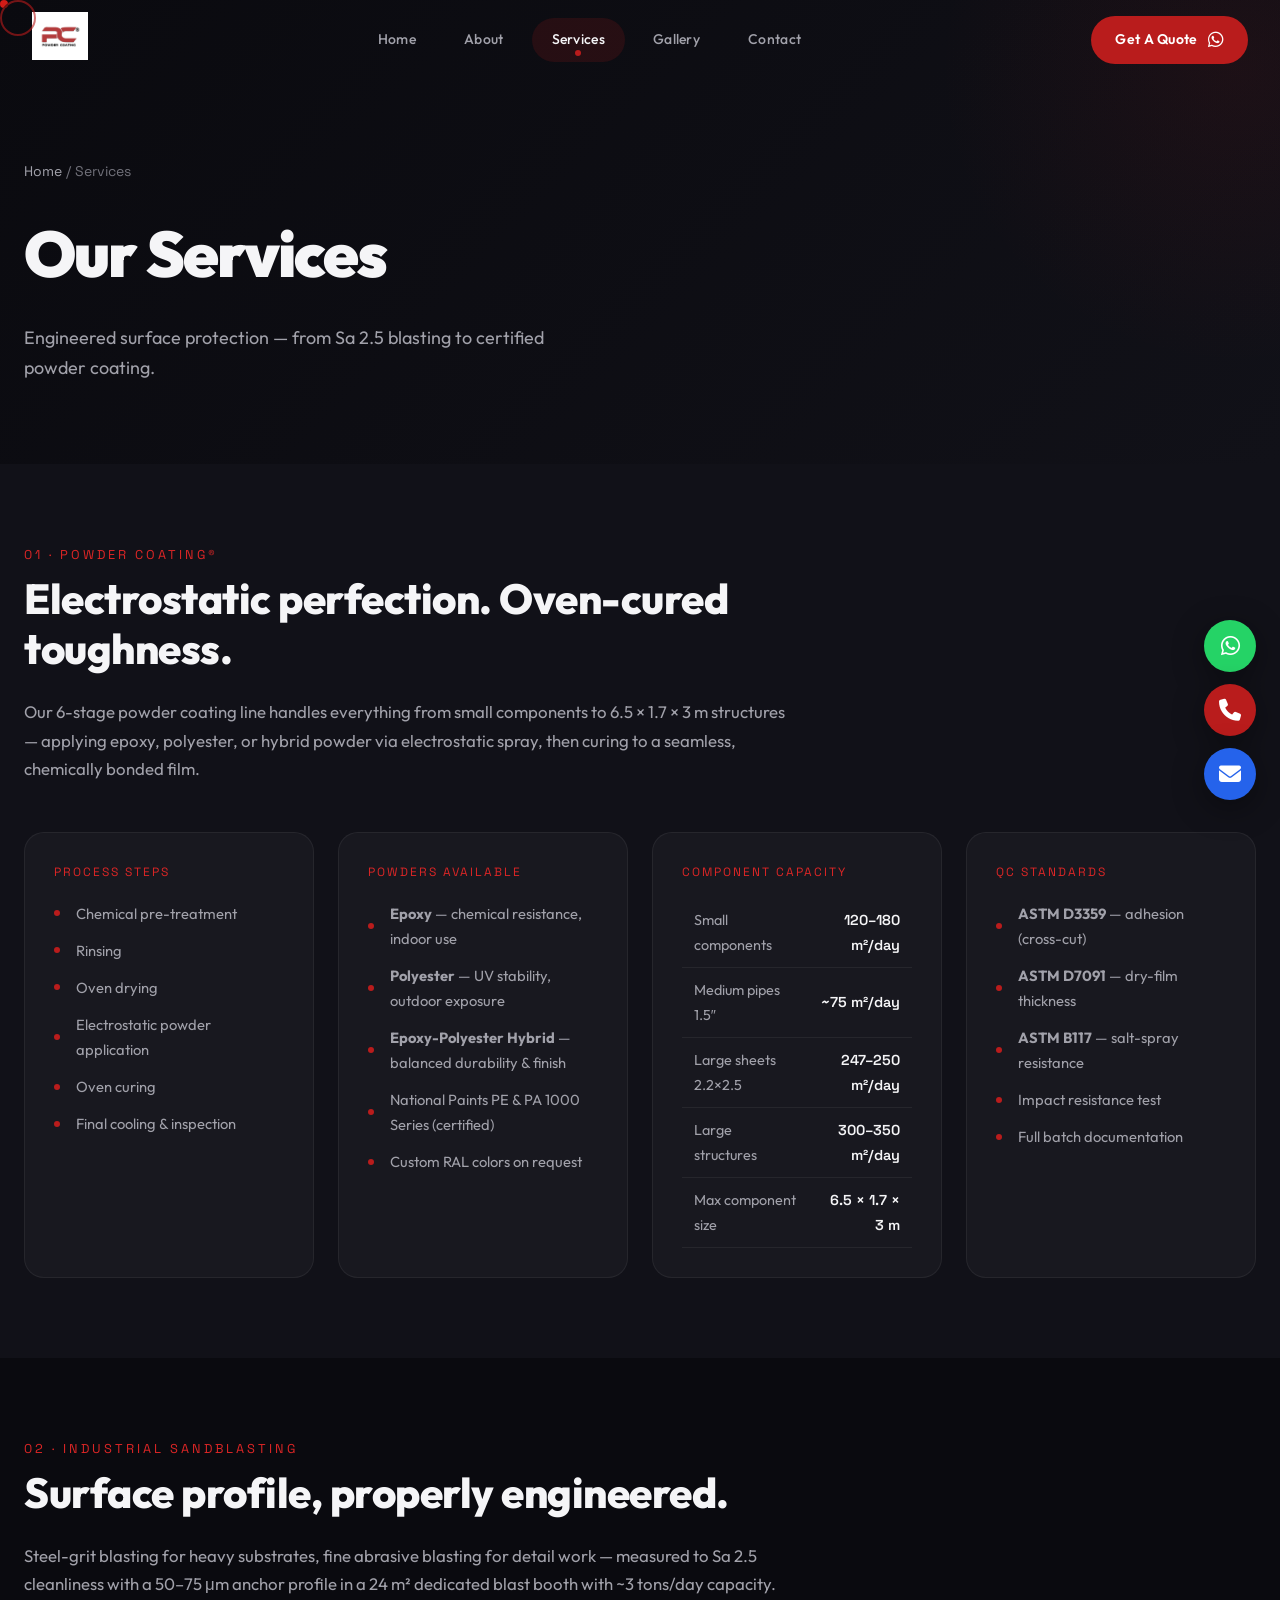
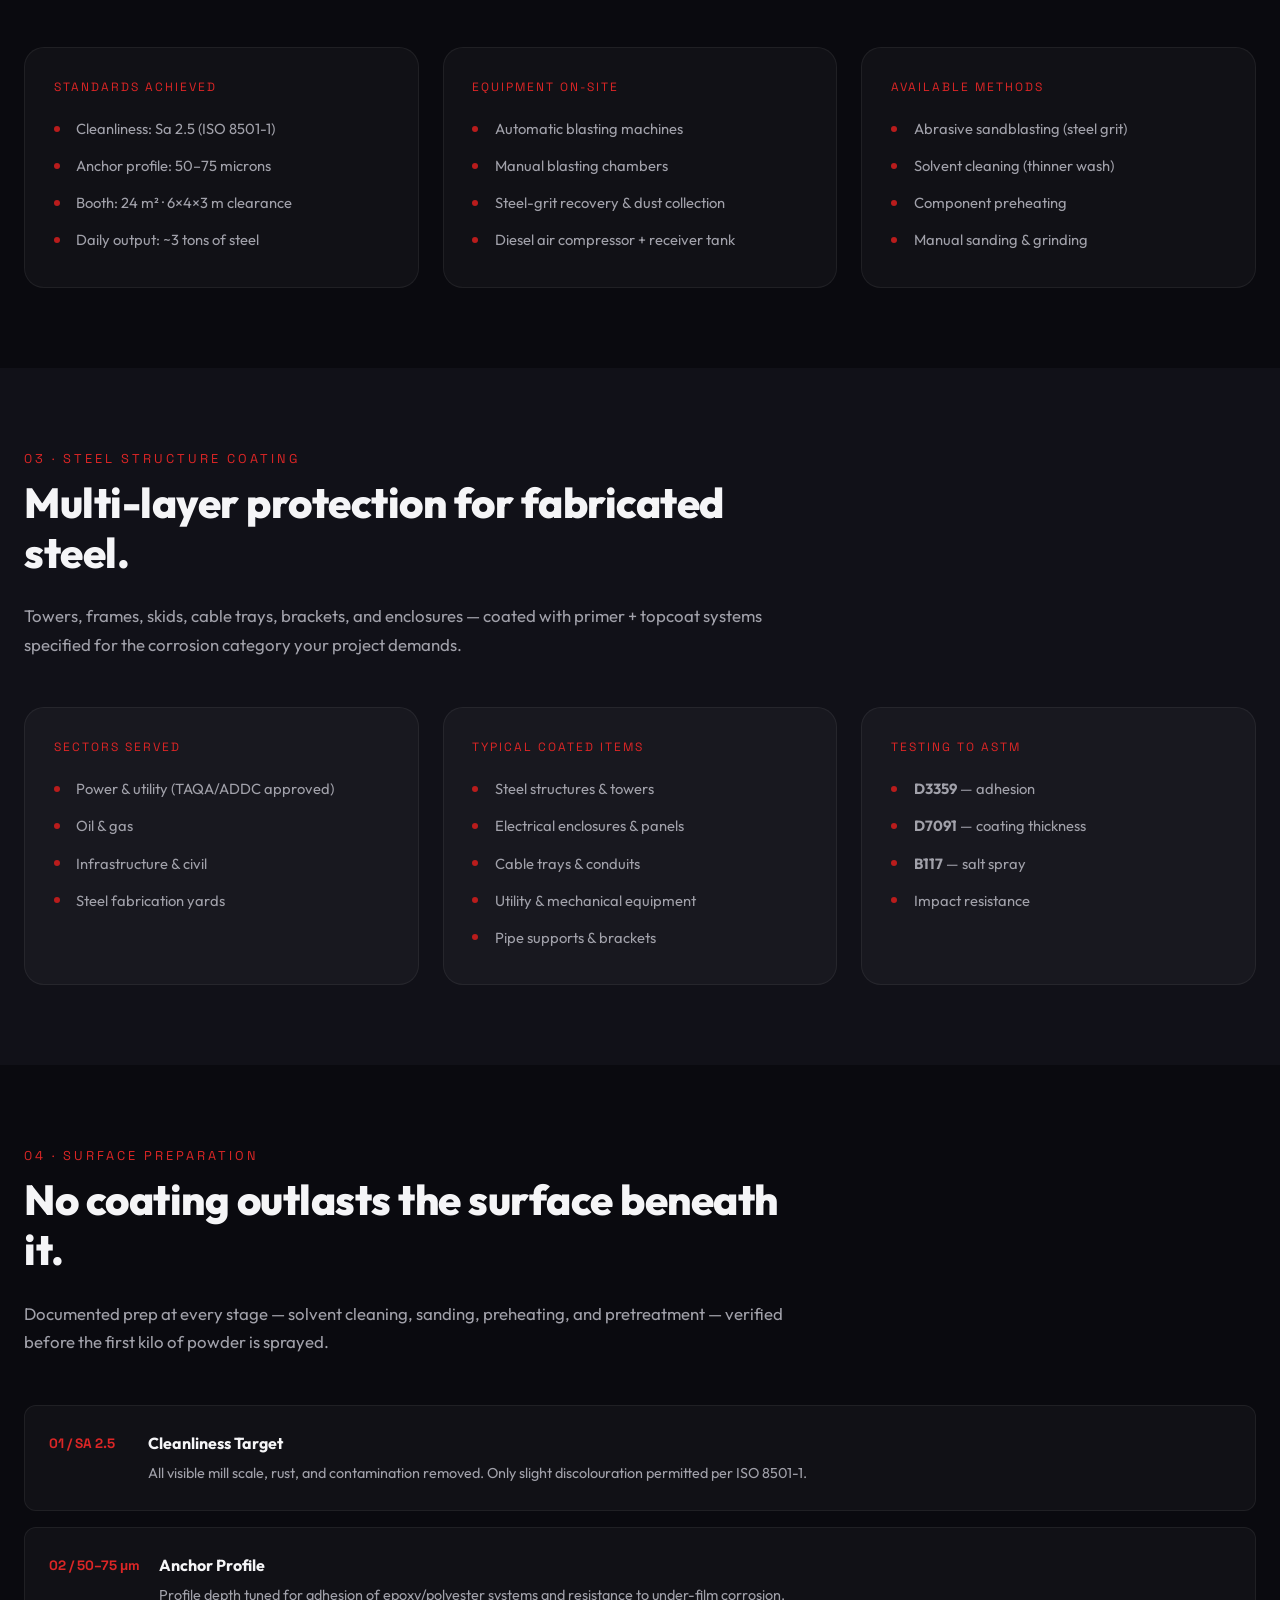
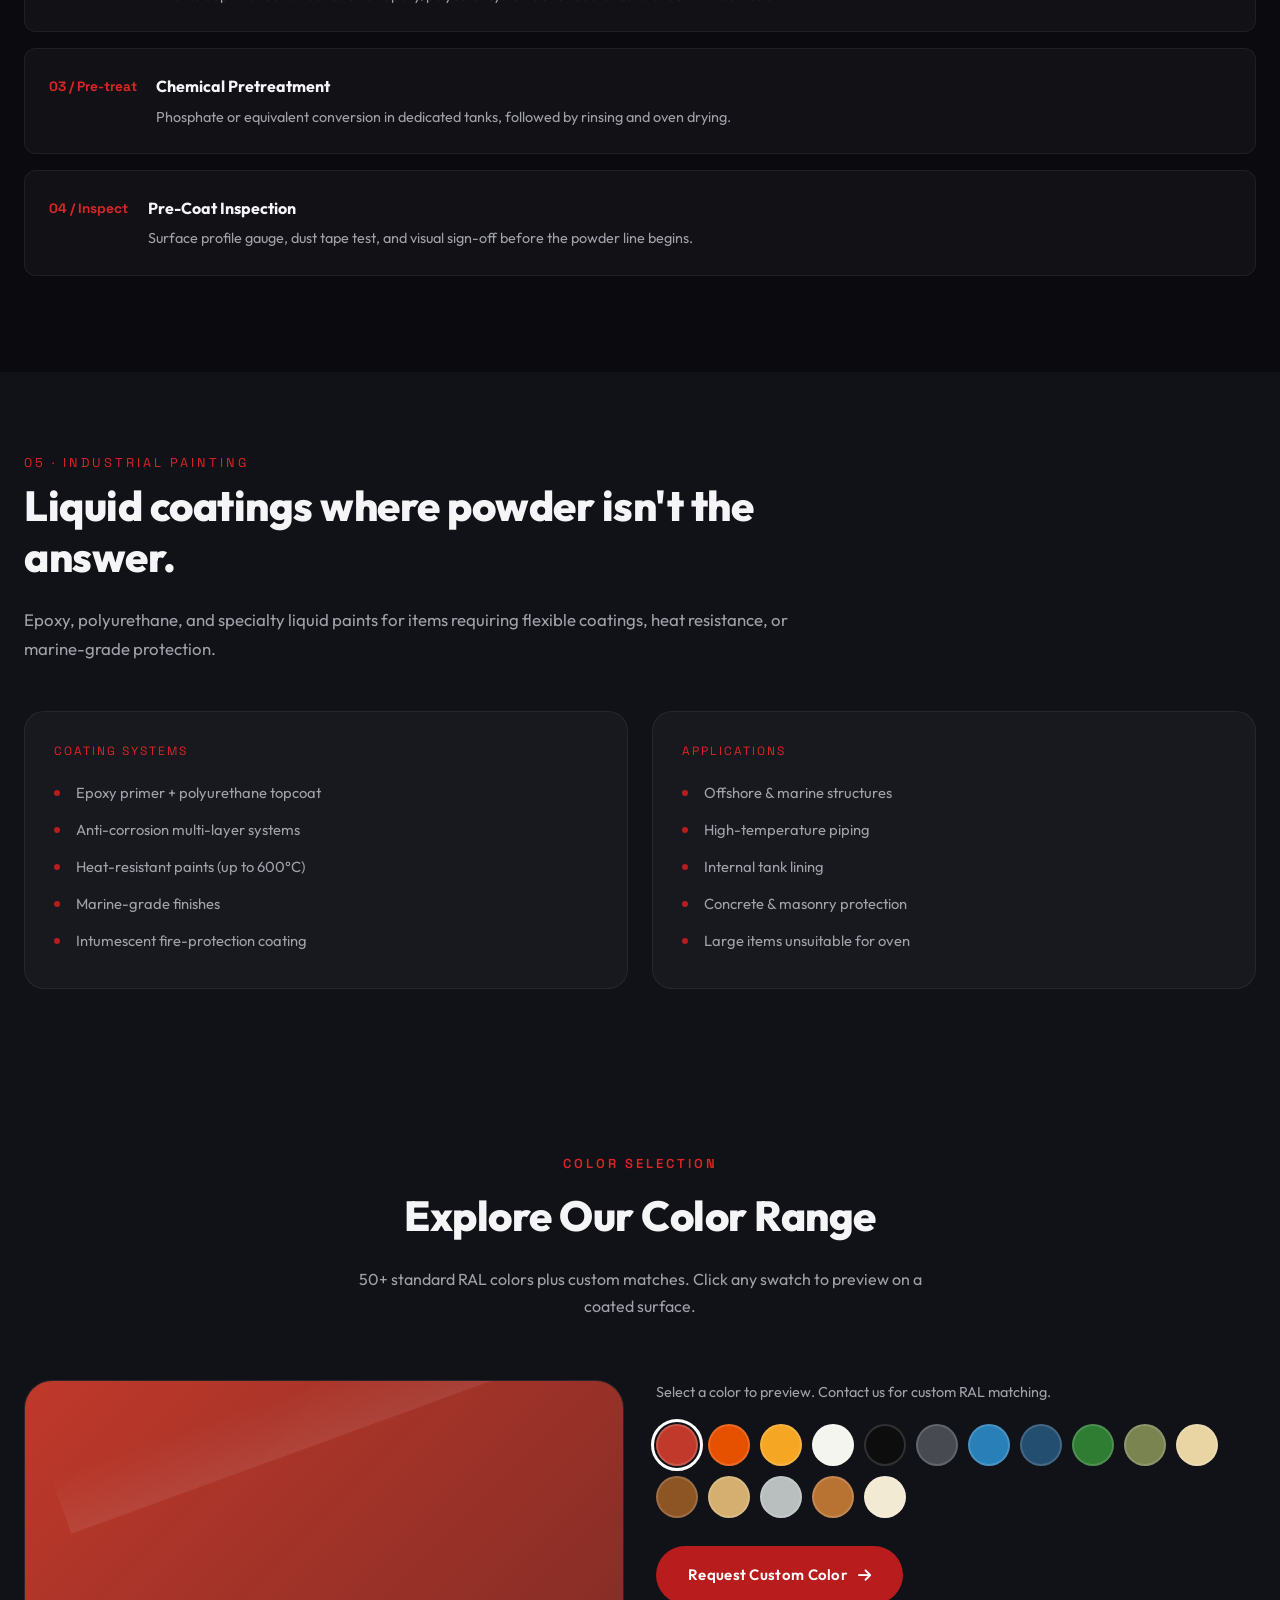
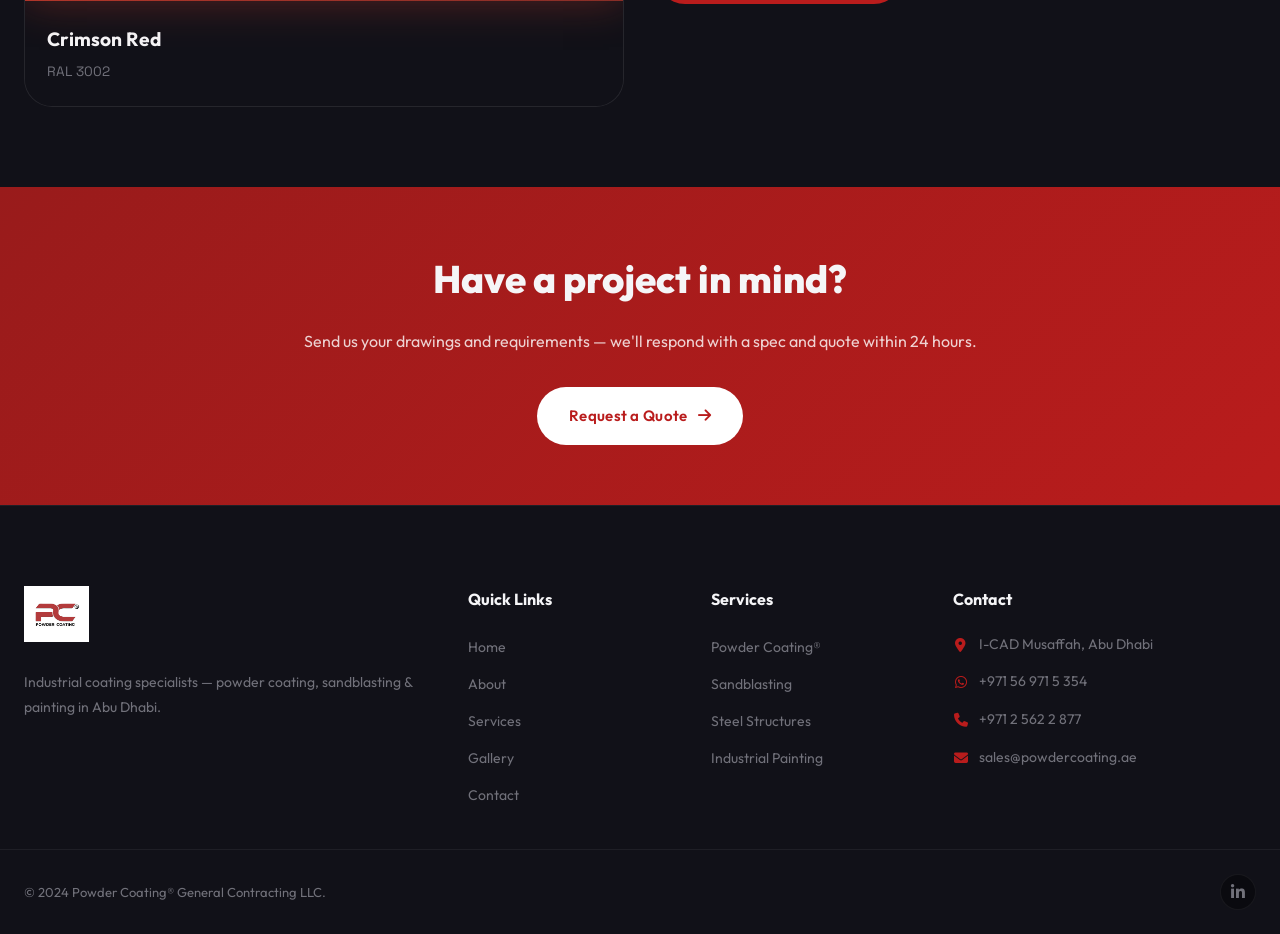
<file: services.html>
<!DOCTYPE html>
<html lang="en">
<head>
  <meta charset="UTF-8" />
  <meta name="viewport" content="width=device-width, initial-scale=1.0" />
  <title>Services | Powder Coating® General Contracting — Abu Dhabi</title>
  <meta name="description" content="Industrial powder coating, sandblasting (Sa 2.5), steel structure coating, surface preparation, and industrial painting. I-CAD Musaffah, Abu Dhabi." />
  <link rel="icon" type="image/png" href="logo.png" />
  <link rel="preconnect" href="https://fonts.googleapis.com" />
  <link rel="preconnect" href="https://fonts.gstatic.com" crossorigin />
  <link href="https://fonts.googleapis.com/css2?family=Outfit:wght@300;400;500;600;700;800;900&family=Space+Grotesk:wght@300;400;500;600;700&display=swap" rel="stylesheet" />
  <link rel="stylesheet" href="https://cdnjs.cloudflare.com/ajax/libs/font-awesome/6.5.1/css/all.min.css" />
  <link rel="stylesheet" href="styles.css" />
  <style>
    @view-transition { navigation: auto; }
    ::view-transition-old(root) { animation: fade-out 0.3s ease; }
    ::view-transition-new(root) { animation: fade-in  0.3s ease; }
    @keyframes fade-out { to   { opacity: 0; transform: translateY(-10px); } }
    @keyframes fade-in  { from { opacity: 0; transform: translateY(10px);  } }

    /* Service detail cards */
    .svc-block { padding: 80px 0; }
    .svc-block:nth-child(even) { background: var(--bg-card); }
    .svc-header { margin-bottom: 3rem; max-width: 70ch; }
    .svc-num {
      font-family: var(--font-mono);
      font-size: 0.8rem;
      letter-spacing: 3px;
      color: var(--primary-light);
      text-transform: uppercase;
      margin-bottom: 0.5rem;
      display: block;
    }
    .spec-table {
      width: 100%;
      border-collapse: collapse;
      font-size: 0.9rem;
      margin-top: 1rem;
    }
    .spec-table td {
      padding: 10px 12px;
      border-bottom: 1px solid var(--border-subtle);
      color: var(--text-secondary);
    }
    .spec-table td:last-child {
      text-align: right;
      font-family: var(--font-mono);
      color: var(--text-primary);
      font-weight: 600;
    }
    .info-card {
      background: var(--bg-glass-light);
      border: 1px solid var(--border-subtle);
      border-radius: var(--radius-lg);
      padding: 1.8rem;
      transition: border-color var(--transition-smooth), transform var(--transition-smooth);
    }
    .info-card:hover {
      border-color: var(--primary);
      transform: translateY(-4px);
    }
    .info-card-label {
      font-family: var(--font-mono);
      font-size: 0.75rem;
      letter-spacing: 2px;
      text-transform: uppercase;
      color: var(--primary-light);
      margin-bottom: 0.8rem;
      display: block;
    }
    .bullet-list {
      list-style: none;
      padding: 0;
      margin: 0;
    }
    .bullet-list li {
      padding: 6px 0;
      padding-left: 1.4rem;
      color: var(--text-secondary);
      font-size: 0.92rem;
      position: relative;
    }
    .bullet-list li::before {
      content: '';
      position: absolute;
      left: 0; top: 50%;
      transform: translateY(-50%);
      width: 6px; height: 6px;
      background: var(--primary);
      border-radius: 50%;
    }
    .flow-step {
      display: flex;
      gap: 1.2rem;
      padding: 1.5rem;
      background: var(--bg-glass-light);
      border: 1px solid var(--border-subtle);
      border-radius: var(--radius-md);
      margin-bottom: 1rem;
      transition: border-color 0.3s;
    }
    .flow-step:hover { border-color: var(--primary); }
    .flow-num {
      font-family: var(--font-mono);
      font-weight: 700;
      color: var(--primary-light);
      min-width: 80px;
      font-size: 0.85rem;
      padding-top: 2px;
    }
    .color-picker-area {
      display: grid;
      grid-template-columns: 1fr 1fr;
      gap: 2rem;
      align-items: start;
      margin-top: 2rem;
    }
    @media (max-width: 768px) { .color-picker-area { grid-template-columns: 1fr; } }
    .color-preview {
      background: var(--bg-glass-light);
      border: 1px solid var(--border-subtle);
      border-radius: var(--radius-xl);
      overflow: hidden;
    }
    .color-preview-surface {
      height: 220px;
      transition: background 0.4s ease, box-shadow 0.4s ease;
      position: relative;
    }
    .color-preview-reflection {
      position: absolute;
      bottom: 0; left: 0; right: 0;
      height: 60px;
      background: linear-gradient(to top, rgba(255,255,255,0.08), transparent);
    }
    .color-preview-info {
      padding: 1.4rem;
      background: var(--bg-card);
    }
    #colorName { font-size: 1.2rem; font-weight: 700; margin-bottom: 4px; }
    #colorCode { color: var(--text-muted); font-family: var(--font-mono); font-size: 0.85rem; }
    #colorSwatches { display: flex; flex-wrap: wrap; gap: 10px; }
    .svc-cards-grid {
      display: grid;
      grid-template-columns: repeat(auto-fit, minmax(270px, 1fr));
      gap: 1.5rem;
      margin-top: 2rem;
    }
  </style>
</head>
<body>

<div class="cursor-dot" id="cursorDot"></div>
<div class="cursor-ring" id="cursorRing"></div>

<div class="preloader" id="preloader">
  <div class="preloader-inner">
    <img src="logo.png" alt="PC Logo" class="preloader-logo" />
    <div class="preloader-bar"><div class="preloader-progress" id="preloaderProgress"></div></div>
    <span class="preloader-text">Loading…</span>
  </div>
</div>

<nav class="main-nav" id="mainNav">
  <div class="nav-inner">
    <a href="index.html" class="nav-logo"><img src="logo.png" alt="Powder Coating® Logo" /></a>
    <div class="nav-links">
      <a href="index.html"    class="nav-link">Home</a>
      <a href="about.html"    class="nav-link">About</a>
      <a href="services.html" class="nav-link">Services</a>
      <a href="gallery.html"  class="nav-link">Gallery</a>
      <a href="contact.html"  class="nav-link">Contact</a>
    </div>
    <a href="https://wa.me/+971569715354" target="_blank" class="nav-cta">
      <span>Get A Quote</span><i class="fa-brands fa-whatsapp"></i>
    </a>
    <button class="nav-hamburger" id="navHamburger"><span></span><span></span><span></span></button>
  </div>
</nav>
<div class="mobile-menu-overlay" id="mobileMenuOverlay">
  <div class="mobile-menu-content">
    <a href="index.html"    class="mobile-link">Home</a>
    <a href="about.html"    class="mobile-link">About</a>
    <a href="services.html" class="mobile-link">Services</a>
    <a href="gallery.html"  class="mobile-link">Gallery</a>
    <a href="contact.html"  class="mobile-link">Contact</a>
    <a href="https://wa.me/+971569715354" target="_blank" class="mobile-cta">Get A Quote <i class="fa-brands fa-whatsapp"></i></a>
  </div>
</div>

<!-- PAGE HERO -->
<div class="page-hero">
  <div class="page-hero-bg"></div>
  <div class="container">
    <nav class="breadcrumb"><a href="index.html">Home</a> / <span>Services</span></nav>
    <h1 class="page-hero-title">Our Services</h1>
    <p class="page-hero-subtitle">Engineered surface protection — from Sa 2.5 blasting to certified powder coating.</p>
  </div>
</div>

<!-- ═══ SERVICE 01: POWDER COATING ═══ -->
<div class="svc-block">
  <div class="container">
    <div class="svc-header" data-aos="fade-up">
      <span class="svc-num">01 · Powder Coating®</span>
      <h2 class="section-heading">Electrostatic perfection. Oven-cured toughness.</h2>
      <p style="color: var(--text-secondary); font-size: 1.05rem; margin-top: 0.8rem;">Our 6-stage powder coating line handles everything from small components to 6.5 × 1.7 × 3 m structures — applying epoxy, polyester, or hybrid powder via electrostatic spray, then curing to a seamless, chemically bonded film.</p>
    </div>

    <div class="svc-cards-grid" data-aos="fade-up">
      <div class="info-card">
        <span class="info-card-label">Process Steps</span>
        <ul class="bullet-list">
          <li>Chemical pre-treatment</li>
          <li>Rinsing</li>
          <li>Oven drying</li>
          <li>Electrostatic powder application</li>
          <li>Oven curing</li>
          <li>Final cooling &amp; inspection</li>
        </ul>
      </div>
      <div class="info-card">
        <span class="info-card-label">Powders Available</span>
        <ul class="bullet-list">
          <li><strong>Epoxy</strong> — chemical resistance, indoor use</li>
          <li><strong>Polyester</strong> — UV stability, outdoor exposure</li>
          <li><strong>Epoxy-Polyester Hybrid</strong> — balanced durability &amp; finish</li>
          <li>National Paints PE &amp; PA 1000 Series (certified)</li>
          <li>Custom RAL colors on request</li>
        </ul>
      </div>
      <div class="info-card">
        <span class="info-card-label">Component Capacity</span>
        <table class="spec-table">
          <tr><td>Small components</td><td>120–180 m²/day</td></tr>
          <tr><td>Medium pipes 1.5″</td><td>~75 m²/day</td></tr>
          <tr><td>Large sheets 2.2×2.5</td><td>247–250 m²/day</td></tr>
          <tr><td>Large structures</td><td>300–350 m²/day</td></tr>
          <tr><td>Max component size</td><td>6.5 × 1.7 × 3 m</td></tr>
        </table>
      </div>
      <div class="info-card">
        <span class="info-card-label">QC Standards</span>
        <ul class="bullet-list">
          <li><strong>ASTM D3359</strong> — adhesion (cross-cut)</li>
          <li><strong>ASTM D7091</strong> — dry-film thickness</li>
          <li><strong>ASTM B117</strong> — salt-spray resistance</li>
          <li>Impact resistance test</li>
          <li>Full batch documentation</li>
        </ul>
      </div>
    </div>
  </div>
</div>

<!-- ═══ SERVICE 02: SANDBLASTING ═══ -->
<div class="svc-block">
  <div class="container">
    <div class="svc-header" data-aos="fade-up">
      <span class="svc-num">02 · Industrial Sandblasting</span>
      <h2 class="section-heading">Surface profile, properly engineered.</h2>
      <p style="color: var(--text-secondary); font-size: 1.05rem; margin-top: 0.8rem;">Steel-grit blasting for heavy substrates, fine abrasive blasting for detail work — measured to Sa 2.5 cleanliness with a 50–75 μm anchor profile in a 24 m² dedicated blast booth with ~3 tons/day capacity.</p>
    </div>

    <div class="svc-cards-grid" data-aos="fade-up">
      <div class="info-card">
        <span class="info-card-label">Standards Achieved</span>
        <ul class="bullet-list">
          <li>Cleanliness: Sa 2.5 (ISO 8501-1)</li>
          <li>Anchor profile: 50–75 microns</li>
          <li>Booth: 24 m² · 6×4×3 m clearance</li>
          <li>Daily output: ~3 tons of steel</li>
        </ul>
      </div>
      <div class="info-card">
        <span class="info-card-label">Equipment On-Site</span>
        <ul class="bullet-list">
          <li>Automatic blasting machines</li>
          <li>Manual blasting chambers</li>
          <li>Steel-grit recovery &amp; dust collection</li>
          <li>Diesel air compressor + receiver tank</li>
        </ul>
      </div>
      <div class="info-card">
        <span class="info-card-label">Available Methods</span>
        <ul class="bullet-list">
          <li>Abrasive sandblasting (steel grit)</li>
          <li>Solvent cleaning (thinner wash)</li>
          <li>Component preheating</li>
          <li>Manual sanding &amp; grinding</li>
        </ul>
      </div>
    </div>
  </div>
</div>

<!-- ═══ SERVICE 03: STEEL STRUCTURES ═══ -->
<div class="svc-block">
  <div class="container">
    <div class="svc-header" data-aos="fade-up">
      <span class="svc-num">03 · Steel Structure Coating</span>
      <h2 class="section-heading">Multi-layer protection for fabricated steel.</h2>
      <p style="color: var(--text-secondary); font-size: 1.05rem; margin-top: 0.8rem;">Towers, frames, skids, cable trays, brackets, and enclosures — coated with primer + topcoat systems specified for the corrosion category your project demands.</p>
    </div>

    <div class="svc-cards-grid" data-aos="fade-up">
      <div class="info-card">
        <span class="info-card-label">Sectors Served</span>
        <ul class="bullet-list">
          <li>Power &amp; utility (TAQA/ADDC approved)</li>
          <li>Oil &amp; gas</li>
          <li>Infrastructure &amp; civil</li>
          <li>Steel fabrication yards</li>
        </ul>
      </div>
      <div class="info-card">
        <span class="info-card-label">Typical Coated Items</span>
        <ul class="bullet-list">
          <li>Steel structures &amp; towers</li>
          <li>Electrical enclosures &amp; panels</li>
          <li>Cable trays &amp; conduits</li>
          <li>Utility &amp; mechanical equipment</li>
          <li>Pipe supports &amp; brackets</li>
        </ul>
      </div>
      <div class="info-card">
        <span class="info-card-label">Testing to ASTM</span>
        <ul class="bullet-list">
          <li><strong>D3359</strong> — adhesion</li>
          <li><strong>D7091</strong> — coating thickness</li>
          <li><strong>B117</strong> — salt spray</li>
          <li>Impact resistance</li>
        </ul>
      </div>
    </div>
  </div>
</div>

<!-- ═══ SERVICE 04: SURFACE PREPARATION ═══ -->
<div class="svc-block">
  <div class="container">
    <div class="svc-header" data-aos="fade-up">
      <span class="svc-num">04 · Surface Preparation</span>
      <h2 class="section-heading">No coating outlasts the surface beneath it.</h2>
      <p style="color: var(--text-secondary); font-size: 1.05rem; margin-top: 0.8rem;">Documented prep at every stage — solvent cleaning, sanding, preheating, and pretreatment — verified before the first kilo of powder is sprayed.</p>
    </div>

    <div data-aos="fade-up">
      <div class="flow-step"><div class="flow-num">01 / SA 2.5</div><div><h4>Cleanliness Target</h4><p style="color: var(--text-secondary); margin-top: 4px; font-size: 0.9rem;">All visible mill scale, rust, and contamination removed. Only slight discolouration permitted per ISO 8501-1.</p></div></div>
      <div class="flow-step"><div class="flow-num">02 / 50–75 μm</div><div><h4>Anchor Profile</h4><p style="color: var(--text-secondary); margin-top: 4px; font-size: 0.9rem;">Profile depth tuned for adhesion of epoxy/polyester systems and resistance to under-film corrosion.</p></div></div>
      <div class="flow-step"><div class="flow-num">03 / Pre-treat</div><div><h4>Chemical Pretreatment</h4><p style="color: var(--text-secondary); margin-top: 4px; font-size: 0.9rem;">Phosphate or equivalent conversion in dedicated tanks, followed by rinsing and oven drying.</p></div></div>
      <div class="flow-step"><div class="flow-num">04 / Inspect</div><div><h4>Pre-Coat Inspection</h4><p style="color: var(--text-secondary); margin-top: 4px; font-size: 0.9rem;">Surface profile gauge, dust tape test, and visual sign-off before the powder line begins.</p></div></div>
    </div>
  </div>
</div>

<!-- ═══ SERVICE 05: INDUSTRIAL PAINTING ═══ -->
<div class="svc-block">
  <div class="container">
    <div class="svc-header" data-aos="fade-up">
      <span class="svc-num">05 · Industrial Painting</span>
      <h2 class="section-heading">Liquid coatings where powder isn't the answer.</h2>
      <p style="color: var(--text-secondary); font-size: 1.05rem; margin-top: 0.8rem;">Epoxy, polyurethane, and specialty liquid paints for items requiring flexible coatings, heat resistance, or marine-grade protection.</p>
    </div>
    <div class="svc-cards-grid" data-aos="fade-up">
      <div class="info-card"><span class="info-card-label">Coating Systems</span>
        <ul class="bullet-list"><li>Epoxy primer + polyurethane topcoat</li><li>Anti-corrosion multi-layer systems</li><li>Heat-resistant paints (up to 600°C)</li><li>Marine-grade finishes</li><li>Intumescent fire-protection coating</li></ul>
      </div>
      <div class="info-card"><span class="info-card-label">Applications</span>
        <ul class="bullet-list"><li>Offshore &amp; marine structures</li><li>High-temperature piping</li><li>Internal tank lining</li><li>Concrete &amp; masonry protection</li><li>Large items unsuitable for oven</li></ul>
      </div>
    </div>
  </div>
</div>

<!-- ═══ COLOR PICKER ═══ -->
<div style="padding: 80px 0; background: var(--bg-card);">
  <div class="container">
    <div class="section-header text-center" data-aos="fade-up">
      <span class="section-tag">Color Selection</span>
      <h2 class="section-heading">Explore Our Color Range</h2>
      <p class="section-desc">50+ standard RAL colors plus custom matches. Click any swatch to preview on a coated surface.</p>
    </div>
    <div class="color-picker-area" data-aos="fade-up">
      <div class="color-preview">
        <div class="color-preview-surface" id="colorPreviewSurface">
          <div class="color-preview-reflection"></div>
        </div>
        <div class="color-preview-info">
          <h3 id="colorName">Crimson Red</h3>
          <p id="colorCode">RAL 3002</p>
        </div>
      </div>
      <div>
        <p style="color: var(--text-secondary); margin-bottom: 1.2rem; font-size: 0.9rem;">Select a color to preview. Contact us for custom RAL matching.</p>
        <div id="colorSwatches"></div>
        <a href="contact.html" class="btn-primary" style="display: inline-flex; margin-top: 1.8rem;">
          <span>Request Custom Color</span><i class="fas fa-arrow-right"></i>
        </a>
      </div>
    </div>
  </div>
</div>

<!-- CTA -->
<div style="background: linear-gradient(135deg, var(--primary-dark), var(--primary)); padding: 60px 0; text-align: center;">
  <div class="container">
    <h2 style="font-size: clamp(1.5rem, 3vw, 2.5rem); font-weight: 800; margin-bottom: 1rem;">Have a project in mind?</h2>
    <p style="color: rgba(255,255,255,0.8); margin-bottom: 2rem;">Send us your drawings and requirements — we'll respond with a spec and quote within 24 hours.</p>
    <a href="contact.html" class="btn-primary" style="background:#fff; color: var(--primary);">
      <span>Request a Quote</span><i class="fas fa-arrow-right"></i>
    </a>
  </div>
</div>

<!-- FOOTER -->
<footer class="main-footer" id="mainFooter">
  <div class="footer-top-section"><div class="container"><div class="footer-grid">
    <div class="footer-col footer-about"><img src="logo.png" alt="" class="footer-logo" /><p>Industrial coating specialists — powder coating, sandblasting &amp; painting in Abu Dhabi.</p></div>
    <div class="footer-col"><h4>Quick Links</h4><ul><li><a href="index.html">Home</a></li><li><a href="about.html">About</a></li><li><a href="services.html">Services</a></li><li><a href="gallery.html">Gallery</a></li><li><a href="contact.html">Contact</a></li></ul></div>
    <div class="footer-col"><h4>Services</h4><ul><li><a href="services.html">Powder Coating®</a></li><li><a href="services.html">Sandblasting</a></li><li><a href="services.html">Steel Structures</a></li><li><a href="services.html">Industrial Painting</a></li></ul></div>
    <div class="footer-col"><h4>Contact</h4>
      <div class="footer-contact-item"><i class="fas fa-location-dot"></i><a href="https://maps.app.goo.gl/DVZktcPEaXhX9c9H7" target="_blank">I-CAD Musaffah, Abu Dhabi</a></div>
      <div class="footer-contact-item"><i class="fa-brands fa-whatsapp"></i><a href="https://wa.me/+971569715354" target="_blank">+971 56 971 5 354</a></div>
      <div class="footer-contact-item"><i class="fas fa-phone"></i><a href="tel:+97125622877">+971 2 562 2 877</a></div>
      <div class="footer-contact-item"><i class="fas fa-envelope"></i><a href="mailto:sales@powdercoating.ae">sales@powdercoating.ae</a></div>
    </div>
  </div></div></div>
  <div class="footer-bottom"><div class="container"><span>© 2024 Powder Coating® General Contracting LLC.</span><div class="footer-socials"><a href="https://www.linkedin.com/company/powder-coating-mechanical-contracting/" target="_blank"><i class="fab fa-linkedin-in"></i></a></div></div></div>
</footer>

<div class="floating-actions">
  <a href="https://wa.me/+971569715354" target="_blank" class="fab-btn fab-whatsapp"><i class="fa-brands fa-whatsapp"></i></a>
  <a href="tel:+97125622877" class="fab-btn fab-phone"><i class="fas fa-phone"></i></a>
  <a href="mailto:sales@powdercoating.ae" class="fab-btn fab-email"><i class="fas fa-envelope"></i></a>
</div>
<button class="back-to-top" id="backToTop"><i class="fas fa-chevron-up"></i></button>
<script src="app.js"></script>
</body>
</html>
</file>
<file: styles.css>
/* ========================================
   CSS DESIGN SYSTEM - POWDER COATING® 3D
   ======================================== */

:root {
    --primary: #B91C1C;
    --primary-light: #DC2626;
    --primary-dark: #991B1B;
    --primary-glow: rgba(185, 28, 28, 0.4);
    --accent: #F59E0B;
    --accent-light: #FBBF24;

    --bg-dark: #0A0A0F;
    --bg-card: #111118;
    --bg-card-hover: #1A1A24;
    --bg-glass: rgba(17, 17, 24, 0.7);
    --bg-glass-light: rgba(255, 255, 255, 0.03);

    --text-primary: #F5F5F7;
    --text-secondary: #A1A1AA;
    --text-muted: #71717A;

    --border-subtle: rgba(255, 255, 255, 0.06);
    --border-hover: rgba(255, 255, 255, 0.12);

    --radius-sm: 8px;
    --radius-md: 12px;
    --radius-lg: 20px;
    --radius-xl: 28px;
    --radius-full: 9999px;

    --shadow-glow: 0 0 40px var(--primary-glow);
    --shadow-card: 0 8px 32px rgba(0, 0, 0, 0.4);
    --shadow-elevated: 0 20px 60px rgba(0, 0, 0, 0.6);

    --transition-fast: 0.2s cubic-bezier(0.4, 0, 0.2, 1);
    --transition-smooth: 0.4s cubic-bezier(0.4, 0, 0.2, 1);
    --transition-spring: 0.6s cubic-bezier(0.34, 1.56, 0.64, 1);

    --font-primary: 'Outfit', sans-serif;
    --font-mono: 'Space Grotesk', monospace;

    --nav-height: 80px;
}

/* ========== RESET & BASE ========== */
*, *::before, *::after {
    margin: 0;
    padding: 0;
    box-sizing: border-box;
}

html {
    scroll-behavior: smooth;
    font-size: 16px;
    scrollbar-width: thin;
    scrollbar-color: var(--primary) var(--bg-dark);
}

body {
    font-family: var(--font-primary);
    background: var(--bg-dark);
    color: var(--text-primary);
    line-height: 1.7;
    overflow-x: hidden;
    cursor: none;
}

::-webkit-scrollbar { width: 6px; }
::-webkit-scrollbar-track { background: var(--bg-dark); }
::-webkit-scrollbar-thumb { background: var(--primary); border-radius: 3px; }

a { color: inherit; text-decoration: none; cursor: none; }
img { max-width: 100%; height: auto; }
button { cursor: none; border: none; background: none; font-family: inherit; }
input, textarea { font-family: inherit; }

.container {
    max-width: 1280px;
    margin: 0 auto;
    padding: 0 24px;
}

.text-center { text-align: center; }

/* ========== CUSTOM CURSOR ========== */
.cursor-dot {
    position: fixed;
    width: 8px;
    height: 8px;
    background: var(--primary-light);
    border-radius: 50%;
    pointer-events: none;
    z-index: 100000;
    transition: transform 0.1s;
    mix-blend-mode: difference;
}

.cursor-ring {
    position: fixed;
    width: 36px;
    height: 36px;
    border: 2px solid var(--primary);
    border-radius: 50%;
    pointer-events: none;
    z-index: 99999;
    transition: all 0.15s ease-out;
    opacity: 0.6;
}

.cursor-ring.hovering {
    width: 56px;
    height: 56px;
    border-color: var(--accent);
    opacity: 1;
}

@media (max-width: 768px) {
    .cursor-dot, .cursor-ring { display: none; }
    body { cursor: auto; }
    a, button { cursor: pointer; }
}

/* ========== PRELOADER ========== */
.preloader {
    position: fixed;
    inset: 0;
    background: var(--bg-dark);
    display: flex;
    align-items: center;
    justify-content: center;
    z-index: 99999;
    transition: opacity 0.6s ease, visibility 0.6s ease;
}

.preloader.hidden {
    opacity: 0;
    visibility: hidden;
    pointer-events: none;
}

.preloader-inner {
    text-align: center;
}

.preloader-logo {
    width: 120px;
    animation: pulse 1.5s ease-in-out infinite;
    margin-bottom: 32px;
}

.preloader-bar {
    width: 200px;
    height: 3px;
    background: var(--border-subtle);
    border-radius: 3px;
    overflow: hidden;
    margin: 0 auto 16px;
}

.preloader-progress {
    height: 100%;
    background: linear-gradient(90deg, var(--primary), var(--accent));
    border-radius: 3px;
    width: 0%;
    transition: width 0.3s ease;
}

.preloader-text {
    font-size: 13px;
    color: var(--text-muted);
    letter-spacing: 2px;
    text-transform: uppercase;
    font-family: var(--font-mono);
}

@keyframes pulse {
    0%, 100% { transform: scale(1); opacity: 1; }
    50% { transform: scale(1.05); opacity: 0.8; }
}

/* ========== NAVIGATION ========== */
.main-nav {
    position: fixed;
    top: 0;
    left: 0;
    right: 0;
    height: var(--nav-height);
    z-index: 1000;
    transition: all var(--transition-smooth);
}

.main-nav.scrolled {
    background: var(--bg-glass);
    backdrop-filter: blur(20px) saturate(180%);
    -webkit-backdrop-filter: blur(20px) saturate(180%);
    border-bottom: 1px solid var(--border-subtle);
    box-shadow: 0 4px 30px rgba(0, 0, 0, 0.3);
}

.nav-inner {
    max-width: 1400px;
    margin: 0 auto;
    padding: 0 32px;
    height: 100%;
    display: flex;
    align-items: center;
    justify-content: space-between;
}

.nav-logo img {
    height: 48px;
    transition: transform var(--transition-smooth);
}

.nav-logo:hover img {
    transform: scale(1.05);
}

.nav-links {
    display: flex;
    gap: 8px;
}

.nav-link {
    padding: 10px 20px;
    font-size: 14px;
    font-weight: 500;
    color: var(--text-secondary);
    border-radius: var(--radius-full);
    transition: all var(--transition-fast);
    letter-spacing: 0.3px;
    position: relative;
}

.nav-link:hover {
    color: var(--text-primary);
    background: var(--bg-glass-light);
}

.nav-link.active {
    color: var(--text-primary);
    background: rgba(185, 28, 28, 0.15);
}

.nav-link.active::after {
    content: '';
    position: absolute;
    bottom: 6px;
    left: 50%;
    transform: translateX(-50%);
    width: 6px;
    height: 6px;
    background: var(--primary);
    border-radius: 50%;
}

.nav-cta {
    display: flex;
    align-items: center;
    gap: 10px;
    padding: 12px 24px;
    background: var(--primary);
    color: white;
    border-radius: var(--radius-full);
    font-size: 14px;
    font-weight: 600;
    transition: all var(--transition-smooth);
    letter-spacing: 0.3px;
}

.nav-cta:hover {
    background: var(--primary-light);
    transform: translateY(-2px);
    box-shadow: var(--shadow-glow);
}

.nav-cta i {
    font-size: 18px;
}

.nav-hamburger {
    display: none;
    flex-direction: column;
    gap: 5px;
    padding: 8px;
}

.nav-hamburger span {
    width: 24px;
    height: 2px;
    background: var(--text-primary);
    border-radius: 2px;
    transition: all var(--transition-smooth);
}

.nav-hamburger.active span:nth-child(1) { transform: rotate(45deg) translate(5px, 5px); }
.nav-hamburger.active span:nth-child(2) { opacity: 0; }
.nav-hamburger.active span:nth-child(3) { transform: rotate(-45deg) translate(5px, -5px); }

@media (max-width: 1024px) {
    .nav-links, .nav-cta { display: none; }
    .nav-hamburger { display: flex; }
}

/* ========== MOBILE MENU ========== */
.mobile-menu-overlay {
    position: fixed;
    inset: 0;
    background: rgba(10, 10, 15, 0.98);
    backdrop-filter: blur(30px);
    z-index: 999;
    display: flex;
    align-items: center;
    justify-content: center;
    opacity: 0;
    visibility: hidden;
    transition: all var(--transition-smooth);
}

.mobile-menu-overlay.active {
    opacity: 1;
    visibility: visible;
}

.mobile-menu-content {
    display: flex;
    flex-direction: column;
    align-items: center;
    gap: 8px;
}

.mobile-link {
    font-size: 32px;
    font-weight: 700;
    padding: 12px 24px;
    color: var(--text-secondary);
    transition: all var(--transition-smooth);
    opacity: 0;
    transform: translateY(20px);
}

.mobile-menu-overlay.active .mobile-link {
    opacity: 1;
    transform: translateY(0);
}

.mobile-menu-overlay.active .mobile-link:nth-child(1) { transition-delay: 0.1s; }
.mobile-menu-overlay.active .mobile-link:nth-child(2) { transition-delay: 0.15s; }
.mobile-menu-overlay.active .mobile-link:nth-child(3) { transition-delay: 0.2s; }
.mobile-menu-overlay.active .mobile-link:nth-child(4) { transition-delay: 0.25s; }
.mobile-menu-overlay.active .mobile-link:nth-child(5) { transition-delay: 0.3s; }

.mobile-link:hover, .mobile-link.active {
    color: var(--primary-light);
}

.mobile-cta {
    margin-top: 24px;
    padding: 16px 40px;
    background: var(--primary);
    color: white;
    border-radius: var(--radius-full);
    font-size: 18px;
    font-weight: 600;
    opacity: 0;
    transform: translateY(20px);
    transition: all var(--transition-smooth);
}

.mobile-menu-overlay.active .mobile-cta {
    opacity: 1;
    transform: translateY(0);
    transition-delay: 0.35s;
}

/* ========== HERO SECTION ========== */
.hero-section {
    position: relative;
    height: 500vh; /* 5x viewport for scroll animation */
    background: var(--bg-dark);
}

#sprayCanvas {
    position: sticky;
    top: 0;
    left: 0;
    width: 100vw;
    height: 100vh;
    display: block;
}

.hero-overlay {
    position: fixed;
    top: 0;
    left: 0;
    width: 100%;
    height: 100vh;
    background: linear-gradient(
        to bottom,
        rgba(10, 10, 15, 0.3) 0%,
        rgba(10, 10, 15, 0.1) 40%,
        rgba(10, 10, 15, 0.5) 100%
    );
    pointer-events: none;
    z-index: 2;
    opacity: 1;
    transition: opacity 0.3s;
}

.hero-content {
    position: fixed;
    top: 50%;
    left: 50%;
    transform: translate(-50%, -50%);
    z-index: 3;
    text-align: center;
    width: 90%;
    max-width: 800px;
    pointer-events: none;
}

.hero-content > * {
    pointer-events: auto;
}

.hero-badge {
    display: inline-flex;
    align-items: center;
    gap: 8px;
    padding: 8px 20px;
    background: rgba(185, 28, 28, 0.15);
    border: 1px solid rgba(185, 28, 28, 0.3);
    border-radius: var(--radius-full);
    font-size: 12px;
    font-weight: 600;
    letter-spacing: 2px;
    color: var(--primary-light);
    margin-bottom: 24px;
    font-family: var(--font-mono);
    backdrop-filter: blur(10px);
}

.hero-badge-dot {
    width: 8px;
    height: 8px;
    background: var(--primary);
    border-radius: 50%;
    animation: blink 1.5s ease-in-out infinite;
}

@keyframes blink {
    0%, 100% { opacity: 1; }
    50% { opacity: 0.3; }
}

.hero-title {
    font-size: clamp(40px, 7vw, 80px);
    font-weight: 900;
    line-height: 1.05;
    margin-bottom: 20px;
    letter-spacing: -2px;
}

.hero-line {
    display: block;
}

.hero-title sup {
    font-size: 0.3em;
    top: -0.8em;
}

.hero-subtitle {
    font-size: clamp(16px, 2vw, 19px);
    color: var(--text-secondary);
    max-width: 560px;
    margin: 0 auto 36px;
    line-height: 1.7;
}

.hero-actions {
    display: flex;
    align-items: center;
    justify-content: center;
    gap: 16px;
    flex-wrap: wrap;
}

.btn-primary {
    display: inline-flex;
    align-items: center;
    gap: 10px;
    padding: 16px 32px;
    background: var(--primary);
    color: white;
    border-radius: var(--radius-full);
    font-size: 15px;
    font-weight: 600;
    transition: all var(--transition-smooth);
    border: none;
    letter-spacing: 0.3px;
}

.btn-primary:hover {
    background: var(--primary-light);
    transform: translateY(-3px);
    box-shadow: var(--shadow-glow);
}

.btn-primary i {
    transition: transform var(--transition-smooth);
}

.btn-primary:hover i {
    transform: translateX(4px);
}

.btn-ghost {
    display: inline-flex;
    align-items: center;
    gap: 10px;
    padding: 16px 32px;
    background: var(--bg-glass-light);
    border: 1px solid var(--border-subtle);
    color: var(--text-primary);
    border-radius: var(--radius-full);
    font-size: 15px;
    font-weight: 500;
    transition: all var(--transition-smooth);
    backdrop-filter: blur(10px);
}

.btn-ghost:hover {
    background: var(--bg-glass);
    border-color: var(--border-hover);
    transform: translateY(-3px);
}

/* Scroll Indicator */
.scroll-indicator {
    position: fixed;
    bottom: 40px;
    left: 50%;
    transform: translateX(-50%);
    z-index: 4;
    display: flex;
    flex-direction: column;
    align-items: center;
    gap: 8px;
    opacity: 1;
    transition: opacity 0.5s;
}

.scroll-indicator.hidden { opacity: 0; }

.scroll-mouse {
    width: 26px;
    height: 40px;
    border: 2px solid var(--text-muted);
    border-radius: 13px;
    display: flex;
    justify-content: center;
    padding-top: 8px;
}

.scroll-wheel {
    width: 4px;
    height: 10px;
    background: var(--primary);
    border-radius: 2px;
    animation: scrollAnim 2s ease-in-out infinite;
}

@keyframes scrollAnim {
    0% { transform: translateY(0); opacity: 1; }
    100% { transform: translateY(12px); opacity: 0; }
}

.scroll-indicator span {
    font-size: 11px;
    color: var(--text-muted);
    text-transform: uppercase;
    letter-spacing: 2px;
    font-family: var(--font-mono);
}

/* ========== STATS BAR ========== */
.stats-bar {
    position: relative;
    z-index: 5;
    padding: 60px 0;
    background: linear-gradient(180deg, var(--bg-dark) 0%, var(--bg-card) 100%);
}

.stats-grid {
    display: grid;
    grid-template-columns: repeat(4, 1fr);
    gap: 32px;
}

.stat-item {
    text-align: center;
    padding: 32px 16px;
    border-radius: var(--radius-lg);
    background: var(--bg-glass-light);
    border: 1px solid var(--border-subtle);
    transition: all var(--transition-smooth);
}

.stat-item:hover {
    border-color: var(--primary);
    transform: translateY(-4px);
    box-shadow: var(--shadow-glow);
}

.stat-number {
    font-size: 48px;
    font-weight: 800;
    background: linear-gradient(135deg, var(--primary-light), var(--accent));
    -webkit-background-clip: text;
    -webkit-text-fill-color: transparent;
    background-clip: text;
    line-height: 1.2;
    font-family: var(--font-mono);
}

.stat-label {
    font-size: 14px;
    color: var(--text-secondary);
    margin-top: 8px;
    font-weight: 500;
}

@media (max-width: 768px) {
    .stats-grid { grid-template-columns: repeat(2, 1fr); gap: 16px; }
    .stat-number { font-size: 36px; }
}

/* ========== FEATURES SECTION ========== */
.features-section {
    padding: 100px 0;
    background: var(--bg-card);
    position: relative;
}

.features-grid {
    display: grid;
    grid-template-columns: repeat(4, 1fr);
    gap: 24px;
}

.feature-card {
    padding: 40px 28px;
    border-radius: var(--radius-lg);
    background: var(--bg-dark);
    border: 1px solid var(--border-subtle);
    text-align: center;
    position: relative;
    overflow: hidden;
    transition: all var(--transition-smooth);
    opacity: 0;
    transform: translateY(40px);
}

.feature-card.visible {
    opacity: 1;
    transform: translateY(0);
}

.feature-card:hover {
    border-color: var(--primary);
    transform: translateY(-8px);
    box-shadow: var(--shadow-glow);
}

.feature-glow {
    position: absolute;
    bottom: -50%;
    left: 50%;
    transform: translateX(-50%);
    width: 200px;
    height: 200px;
    background: radial-gradient(circle, var(--primary-glow), transparent 70%);
    opacity: 0;
    transition: opacity var(--transition-smooth);
}

.feature-card:hover .feature-glow { opacity: 1; }

.feature-icon {
    width: 72px;
    height: 72px;
    border-radius: var(--radius-md);
    background: linear-gradient(135deg, rgba(185, 28, 28, 0.2), rgba(245, 158, 11, 0.1));
    display: flex;
    align-items: center;
    justify-content: center;
    margin: 0 auto 24px;
    font-size: 28px;
    color: var(--primary-light);
    border: 1px solid rgba(185, 28, 28, 0.2);
}

.feature-card h3 {
    font-size: 20px;
    font-weight: 700;
    margin-bottom: 12px;
}

.feature-card p {
    font-size: 14px;
    color: var(--text-secondary);
    line-height: 1.7;
}

@media (max-width: 1024px) { .features-grid { grid-template-columns: repeat(2, 1fr); } }
@media (max-width: 640px) { .features-grid { grid-template-columns: 1fr; } }

/* ========== ABOUT PREVIEW ========== */
.about-preview {
    padding: 120px 0;
    position: relative;
}

.about-preview-grid {
    display: grid;
    grid-template-columns: 1fr 1fr;
    gap: 60px;
    align-items: center;
}

.about-image-stack {
    position: relative;
}

.about-img-main {
    border-radius: var(--radius-lg);
    overflow: hidden;
    aspect-ratio: 4/3;
}

.about-img-placeholder {
    width: 100%;
    height: 100%;
    background: linear-gradient(135deg, var(--bg-card), var(--bg-card-hover));
    border: 1px solid var(--border-subtle);
    border-radius: var(--radius-lg);
    display: flex;
    flex-direction: column;
    align-items: center;
    justify-content: center;
    gap: 12px;
    font-size: 48px;
    color: var(--primary);
    min-height: 300px;
}

.about-img-placeholder span {
    font-size: 16px;
    color: var(--text-muted);
}

.about-experience-badge {
    position: absolute;
    bottom: -20px;
    right: -20px;
    background: var(--primary);
    color: white;
    padding: 24px 28px;
    border-radius: var(--radius-lg);
    box-shadow: var(--shadow-elevated);
    animation: float 3s ease-in-out infinite;
}

@keyframes float {
    0%, 100% { transform: translateY(0); }
    50% { transform: translateY(-10px); }
}

.exp-number {
    font-size: 40px;
    font-weight: 800;
    line-height: 1;
    font-family: var(--font-mono);
}

.exp-text {
    font-size: 13px;
    opacity: 0.9;
    margin-top: 4px;
}

.section-tag {
    display: inline-block;
    font-size: 13px;
    font-weight: 600;
    text-transform: uppercase;
    letter-spacing: 3px;
    color: var(--primary-light);
    margin-bottom: 16px;
    font-family: var(--font-mono);
}

.section-heading {
    font-size: clamp(28px, 4vw, 42px);
    font-weight: 800;
    line-height: 1.2;
    margin-bottom: 24px;
    letter-spacing: -0.5px;
}

.section-desc {
    font-size: 16px;
    color: var(--text-secondary);
    max-width: 600px;
    margin: 0 auto;
    line-height: 1.7;
}

.about-checklist {
    display: grid;
    grid-template-columns: 1fr 1fr;
    gap: 12px 24px;
    margin: 32px 0;
}

.check-item {
    display: flex;
    align-items: center;
    gap: 10px;
    font-size: 14px;
    color: var(--text-secondary);
}

.check-item i {
    color: var(--primary-light);
    font-size: 16px;
}

.about-actions {
    display: flex;
    align-items: center;
    gap: 24px;
    flex-wrap: wrap;
}

.about-call {
    display: flex;
    align-items: center;
    gap: 12px;
}

.call-icon {
    width: 48px;
    height: 48px;
    border-radius: 50%;
    background: rgba(185, 28, 28, 0.15);
    display: flex;
    align-items: center;
    justify-content: center;
    color: var(--primary-light);
    animation: pulse 2s ease-in-out infinite;
}

.call-info span {
    font-size: 12px;
    color: var(--text-muted);
    display: block;
}

.call-info a {
    font-size: 16px;
    font-weight: 700;
    color: var(--text-primary);
}

@media (max-width: 1024px) {
    .about-preview-grid { grid-template-columns: 1fr; gap: 40px; }
    .about-checklist { grid-template-columns: 1fr; }
}

/* ========== PROCESS SECTION ========== */
.process-section {
    padding: 120px 0;
    background: var(--bg-card);
    position: relative;
    overflow: hidden;
}

.process-section::before {
    content: '';
    position: absolute;
    top: 50%;
    left: 50%;
    transform: translate(-50%, -50%);
    width: 600px;
    height: 600px;
    background: radial-gradient(circle, var(--primary-glow), transparent 70%);
    opacity: 0.15;
}

.section-header {
    margin-bottom: 60px;
}

.process-grid {
    display: grid;
    grid-template-columns: repeat(auto-fit, minmax(220px, 1fr));
    gap: 32px;
    position: relative;
}

.process-card {
    padding: 48px 32px 40px;
    border-radius: var(--radius-lg);
    background: var(--bg-dark);
    border: 1px solid var(--border-subtle);
    text-align: center;
    position: relative;
    transition: all var(--transition-smooth);
    opacity: 0;
    transform: translateY(40px);
}

.process-card.visible {
    opacity: 1;
    transform: translateY(0);
}

.process-card:hover {
    border-color: var(--primary);
    transform: translateY(-8px);
}

.process-number {
    position: absolute;
    top: 16px;
    right: 20px;
    font-size: 64px;
    font-weight: 900;
    color: rgba(185, 28, 28, 0.08);
    font-family: var(--font-mono);
    line-height: 1;
}

.process-icon {
    width: 80px;
    height: 80px;
    border-radius: 50%;
    background: linear-gradient(135deg, var(--primary), var(--primary-dark));
    display: flex;
    align-items: center;
    justify-content: center;
    margin: 0 auto 24px;
    font-size: 30px;
    color: white;
    box-shadow: 0 8px 32px rgba(185, 28, 28, 0.3);
}

.process-card h3 {
    font-size: 22px;
    font-weight: 700;
    margin-bottom: 12px;
}

.process-card p {
    font-size: 14px;
    color: var(--text-secondary);
    line-height: 1.7;
}

@media (max-width: 768px) {
    .process-grid { grid-template-columns: 1fr; }
}

/* ========== MARQUEE ========== */
.marquee-section {
    padding: 40px 0;
    overflow: hidden;
    border-top: 1px solid var(--border-subtle);
    border-bottom: 1px solid var(--border-subtle);
}

.marquee-track {
    overflow: hidden;
}

.marquee-content {
    display: flex;
    gap: 60px;
    animation: marquee 20s linear infinite;
    width: max-content;
}

.marquee-item {
    display: flex;
    align-items: center;
    gap: 16px;
    font-size: 28px;
    font-weight: 800;
    white-space: nowrap;
    color: var(--text-primary);
    opacity: 0.3;
    text-transform: uppercase;
    letter-spacing: 2px;
}

.marquee-item i {
    color: var(--primary);
    font-size: 20px;
}

@keyframes marquee {
    0% { transform: translateX(0); }
    100% { transform: translateX(-50%); }
}

/* ========== TESTIMONIALS ========== */
.testimonials-section {
    padding: 120px 0;
    position: relative;
}

.testimonials-slider {
    display: grid;
    grid-template-columns: repeat(3, 1fr);
    gap: 24px;
    margin-top: 48px;
}

.testimonial-card {
    padding: 36px;
    border-radius: var(--radius-lg);
    background: var(--bg-card);
    border: 1px solid var(--border-subtle);
    transition: all var(--transition-smooth);
}

.testimonial-card:hover {
    border-color: var(--primary);
    transform: translateY(-4px);
}

.testimonial-stars {
    display: flex;
    gap: 4px;
    margin-bottom: 20px;
    color: var(--accent);
}

.testimonial-card p {
    font-size: 15px;
    color: var(--text-secondary);
    line-height: 1.8;
    margin-bottom: 24px;
    font-style: italic;
}

.testimonial-author {
    display: flex;
    align-items: center;
    gap: 14px;
}

.author-avatar {
    width: 48px;
    height: 48px;
    border-radius: 50%;
    background: var(--primary);
    color: white;
    display: flex;
    align-items: center;
    justify-content: center;
    font-weight: 700;
    font-size: 16px;
}

.author-info strong {
    display: block;
    font-size: 15px;
}

.author-info span {
    font-size: 13px;
    color: var(--text-muted);
}

@media (max-width: 1024px) { .testimonials-slider { grid-template-columns: 1fr; } }

/* ========== PAGE HERO (Inner Pages) ========== */
.page {
    display: none;
    min-height: 100vh;
}

.page.active { display: block; }

.page-hero {
    position: relative;
    padding: 160px 0 80px;
    overflow: hidden;
}

.page-hero-bg {
    position: absolute;
    inset: 0;
    background: linear-gradient(135deg, var(--bg-dark), var(--bg-card));
    z-index: 0;
}

.page-hero-bg::after {
    content: '';
    position: absolute;
    top: -50%;
    right: -20%;
    width: 600px;
    height: 600px;
    background: radial-gradient(circle, var(--primary-glow), transparent 70%);
    opacity: 0.2;
}

.page-hero .container {
    position: relative;
    z-index: 1;
}

.breadcrumb {
    font-size: 14px;
    color: var(--text-muted);
    margin-bottom: 16px;
    font-family: var(--font-mono);
}

.breadcrumb a {
    color: var(--text-secondary);
    transition: color var(--transition-fast);
}

.breadcrumb a:hover { color: var(--primary-light); }

.page-hero-title {
    font-size: clamp(40px, 6vw, 64px);
    font-weight: 900;
    letter-spacing: -2px;
}

.page-hero-subtitle {
    font-size: clamp(15px, 1.8vw, 18px);
    color: var(--text-secondary);
    margin-top: 14px;
    max-width: 560px;
    line-height: 1.7;
}

/* ========== ABOUT PAGE ========== */
.about-main {
    padding: 100px 0;
}

.about-grid {
    display: grid;
    grid-template-columns: 1fr 1fr;
    gap: 60px;
    align-items: start;
}

.about-img-wrapper {
    position: relative;
}

.about-img-placeholder.large {
    min-height: 400px;
    border-radius: var(--radius-xl);
}

.about-years-badge {
    position: absolute;
    bottom: 20px;
    left: 20px;
    background: var(--bg-glass);
    backdrop-filter: blur(20px);
    border: 1px solid var(--border-subtle);
    padding: 20px 24px;
    border-radius: var(--radius-md);
    text-align: center;
}

.about-years-badge i {
    font-size: 24px;
    color: var(--primary);
    margin-bottom: 8px;
}

.about-years-badge div {
    font-size: 28px;
    font-weight: 800;
    font-family: var(--font-mono);
}

.about-years-badge small {
    font-size: 12px;
    color: var(--text-muted);
}

.about-right p {
    color: var(--text-secondary);
    margin-bottom: 20px;
    font-size: 15px;
}

.mission-vision-grid {
    display: grid;
    grid-template-columns: 1fr 1fr;
    gap: 20px;
    margin-top: 32px;
}

.mv-card {
    padding: 28px;
    border-radius: var(--radius-md);
    background: var(--bg-card);
    border: 1px solid var(--border-subtle);
    transition: all var(--transition-smooth);
}

.mv-card:hover {
    border-color: var(--primary);
}

.mv-icon {
    width: 48px;
    height: 48px;
    border-radius: var(--radius-sm);
    background: rgba(185, 28, 28, 0.15);
    display: flex;
    align-items: center;
    justify-content: center;
    color: var(--primary-light);
    margin-bottom: 16px;
    font-size: 20px;
}

.mv-card h3 {
    font-size: 18px;
    font-weight: 700;
    margin-bottom: 8px;
}

.mv-card p {
    font-size: 13px;
    color: var(--text-muted);
    margin-bottom: 0;
}

@media (max-width: 1024px) {
    .about-grid { grid-template-columns: 1fr; }
    .mission-vision-grid { grid-template-columns: 1fr; }
}

/* ========== VALUES & PROCESS ========== */
.values-process-section {
    padding: 100px 0;
    background: var(--bg-card);
}

.vp-grid {
    display: grid;
    grid-template-columns: 1fr 1fr;
    gap: 60px;
}

.value-list {
    display: flex;
    flex-direction: column;
    gap: 20px;
}

.value-item {
    display: flex;
    gap: 16px;
    padding: 20px;
    border-radius: var(--radius-md);
    background: var(--bg-dark);
    border: 1px solid var(--border-subtle);
    transition: all var(--transition-smooth);
}

.value-item:hover { border-color: var(--primary); }

.value-icon {
    width: 48px;
    height: 48px;
    min-width: 48px;
    border-radius: var(--radius-sm);
    background: rgba(185, 28, 28, 0.15);
    display: flex;
    align-items: center;
    justify-content: center;
    color: var(--primary-light);
    font-size: 18px;
}

.value-item h4 { font-size: 16px; font-weight: 700; margin-bottom: 4px; }
.value-item p { font-size: 13px; color: var(--text-muted); }

.process-timeline {
    display: flex;
    flex-direction: column;
    gap: 0;
    position: relative;
}

.process-timeline::before {
    content: '';
    position: absolute;
    left: 20px;
    top: 40px;
    bottom: 40px;
    width: 2px;
    background: linear-gradient(to bottom, var(--primary), var(--primary-dark));
}

.timeline-item {
    display: flex;
    gap: 20px;
    padding: 20px 0;
}

.timeline-dot {
    width: 40px;
    height: 40px;
    min-width: 40px;
    border-radius: 50%;
    background: var(--primary);
    color: white;
    display: flex;
    align-items: center;
    justify-content: center;
    font-weight: 700;
    font-size: 14px;
    position: relative;
    z-index: 1;
    font-family: var(--font-mono);
}

.timeline-item h4 { font-size: 16px; font-weight: 700; margin-bottom: 4px; }
.timeline-item p { font-size: 13px; color: var(--text-muted); }

@media (max-width: 768px) { .vp-grid { grid-template-columns: 1fr; } }

/* ========== CERTIFICATION & TEAM ========== */
.certification-section {
    padding: 100px 0;
    position: relative;
}

.certification-section::before {
    content: '';
    position: absolute;
    inset: 0;
    background: linear-gradient(135deg, rgba(185, 28, 28, 0.05), transparent);
}

.team-section {
    padding: 80px 0 100px;
    background: var(--bg-card);
}

/* ========== SERVICES PAGE ========== */
.services-intro { padding: 80px 0 40px; }

.services-tabs-section { padding: 0 0 100px; }

.services-tabs-grid {
    display: grid;
    grid-template-columns: 280px 1fr;
    gap: 32px;
}

.services-tab-nav {
    display: flex;
    flex-direction: column;
    gap: 8px;
}

.service-tab-btn {
    display: flex;
    align-items: center;
    gap: 14px;
    padding: 18px 24px;
    border-radius: var(--radius-md);
    background: var(--bg-card);
    border: 1px solid var(--border-subtle);
    color: var(--text-secondary);
    font-size: 15px;
    font-weight: 600;
    transition: all var(--transition-smooth);
    text-align: left;
}

.service-tab-btn:hover {
    background: var(--bg-card-hover);
    color: var(--text-primary);
    border-color: var(--border-hover);
}

.service-tab-btn.active {
    background: var(--primary);
    color: white;
    border-color: var(--primary);
}

.service-tab-btn i { font-size: 20px; width: 24px; text-align: center; }

.service-panel {
    display: none;
    border-radius: var(--radius-lg);
    background: var(--bg-card);
    border: 1px solid var(--border-subtle);
    overflow: hidden;
    animation: fadeInPanel 0.4s ease;
}

.service-panel.active { display: grid; grid-template-columns: 1fr 1fr; }

@keyframes fadeInPanel {
    from { opacity: 0; transform: translateY(10px); }
    to { opacity: 1; transform: translateY(0); }
}

.service-panel-img {
    aspect-ratio: 1;
    overflow: hidden;
}

.service-img-placeholder {
    width: 100%;
    height: 100%;
    min-height: 300px;
    background: linear-gradient(135deg, var(--bg-dark), var(--bg-card-hover));
    display: flex;
    align-items: center;
    justify-content: center;
    font-size: 64px;
    color: var(--primary);
    opacity: 0.3;
}

.service-panel-info {
    padding: 40px;
    display: flex;
    flex-direction: column;
    justify-content: center;
}

.service-panel-info h3 {
    font-size: 28px;
    font-weight: 800;
    margin-bottom: 16px;
}

.service-panel-info p {
    color: var(--text-secondary);
    margin-bottom: 24px;
    font-size: 15px;
}

.service-features {
    list-style: none;
    display: flex;
    flex-direction: column;
    gap: 10px;
}

.service-features li {
    display: flex;
    align-items: center;
    gap: 10px;
    font-size: 14px;
    color: var(--text-secondary);
}

.service-features li i {
    color: var(--primary-light);
    font-size: 14px;
}

@media (max-width: 1024px) {
    .services-tabs-grid { grid-template-columns: 1fr; }
    .services-tab-nav { flex-direction: row; overflow-x: auto; padding-bottom: 8px; }
    .service-tab-btn { white-space: nowrap; }
    .service-panel.active { grid-template-columns: 1fr; }
}

/* ========== COLOR PICKER ========== */
.color-picker-section {
    padding: 100px 0;
    background: var(--bg-card);
}

.color-picker-area {
    display: grid;
    grid-template-columns: 1fr 1fr;
    gap: 40px;
    align-items: start;
    margin-top: 48px;
}

.color-preview {
    position: sticky;
    top: 120px;
    border-radius: var(--radius-xl);
    overflow: hidden;
    border: 1px solid var(--border-subtle);
    background: var(--bg-dark);
}

.color-preview-surface {
    height: 300px;
    background: #B91C1C;
    transition: background-color 0.5s ease;
    position: relative;
    overflow: hidden;
}

.color-preview-reflection {
    position: absolute;
    top: -50%;
    left: -50%;
    width: 200%;
    height: 200%;
    background: linear-gradient(
        135deg,
        rgba(255,255,255,0.2) 0%,
        transparent 50%,
        rgba(255,255,255,0.05) 100%
    );
    transform: rotate(-20deg);
    pointer-events: none;
}

.color-preview-info {
    padding: 24px 28px;
}

.color-preview-info h3 {
    font-size: 20px;
    font-weight: 700;
}

.color-preview-info p {
    color: var(--text-muted);
    font-size: 14px;
    font-family: var(--font-mono);
}

.color-swatches {
    display: grid;
    grid-template-columns: repeat(6, 1fr);
    gap: 10px;
}

.color-swatch {
    aspect-ratio: 1;
    border-radius: var(--radius-sm);
    cursor: pointer;
    border: 3px solid transparent;
    transition: all var(--transition-smooth);
    position: relative;
}

.color-swatch:hover {
    transform: scale(1.1);
    z-index: 2;
}

.color-swatch.active {
    border-color: white;
    box-shadow: 0 0 20px rgba(255,255,255,0.3);
    transform: scale(1.1);
}

@media (max-width: 768px) {
    .color-picker-area { grid-template-columns: 1fr; }
    .color-swatches { grid-template-columns: repeat(5, 1fr); }
    .color-preview { position: static; }
}

/* ========== GALLERY ========== */
.gallery-section { padding: 80px 0 120px; }

.gallery-filter {
    display: flex;
    justify-content: center;
    gap: 8px;
    margin-bottom: 48px;
    flex-wrap: wrap;
}

.filter-btn {
    padding: 10px 24px;
    border-radius: var(--radius-full);
    font-size: 14px;
    font-weight: 600;
    color: var(--text-secondary);
    background: var(--bg-card);
    border: 1px solid var(--border-subtle);
    transition: all var(--transition-smooth);
}

.filter-btn:hover {
    color: var(--text-primary);
    border-color: var(--border-hover);
}

.filter-btn.active {
    background: var(--primary);
    color: white;
    border-color: var(--primary);
}

.gallery-grid {
    display: grid;
    grid-template-columns: repeat(3, 1fr);
    gap: 16px;
}

.gallery-item {
    aspect-ratio: 4/3;
    border-radius: var(--radius-md);
    overflow: hidden;
    position: relative;
    cursor: pointer;
    transition: all var(--transition-smooth);
}

.gallery-item:hover { transform: scale(1.02); }

.gallery-item-bg {
    width: 100%;
    height: 100%;
    display: flex;
    align-items: center;
    justify-content: center;
    flex-direction: column;
    gap: 8px;
    font-size: 36px;
    color: rgba(255,255,255,0.6);
    transition: transform var(--transition-smooth);
}

.gallery-item:hover .gallery-item-bg { transform: scale(1.08); }

.gallery-item-overlay {
    position: absolute;
    inset: 0;
    background: linear-gradient(to top, rgba(10,10,15,0.9) 0%, transparent 60%);
    display: flex;
    flex-direction: column;
    justify-content: flex-end;
    padding: 20px;
    opacity: 0;
    transition: opacity var(--transition-smooth);
}

.gallery-item:hover .gallery-item-overlay { opacity: 1; }

.gallery-item-overlay span {
    font-size: 12px;
    color: var(--primary-light);
    text-transform: uppercase;
    letter-spacing: 1px;
    font-family: var(--font-mono);
}

.gallery-item-overlay h4 {
    font-size: 16px;
    font-weight: 700;
}

@media (max-width: 768px) {
    .gallery-grid { grid-template-columns: repeat(2, 1fr); }
}

@media (max-width: 480px) {
    .gallery-grid { grid-template-columns: 1fr; }
}

/* ========== CONTACT PAGE ========== */
.contact-section { padding: 80px 0; }

.contact-grid {
    display: grid;
    grid-template-columns: 380px 1fr;
    gap: 48px;
}

.contact-card {
    display: flex;
    align-items: center;
    gap: 16px;
    padding: 20px 24px;
    border-radius: var(--radius-md);
    background: var(--bg-card);
    border: 1px solid var(--border-subtle);
    margin-bottom: 16px;
    transition: all var(--transition-smooth);
}

.contact-card:hover {
    border-color: var(--primary);
    transform: translateX(4px);
}

.contact-card-icon {
    width: 48px;
    height: 48px;
    min-width: 48px;
    border-radius: var(--radius-sm);
    background: rgba(185, 28, 28, 0.15);
    display: flex;
    align-items: center;
    justify-content: center;
    color: var(--primary-light);
    font-size: 20px;
}

.contact-card-info span {
    font-size: 12px;
    color: var(--text-muted);
    display: block;
    margin-bottom: 4px;
}

.contact-card-info a {
    font-size: 15px;
    font-weight: 600;
    color: var(--text-primary);
    transition: color var(--transition-fast);
}

.contact-card-info a:hover { color: var(--primary-light); }

.contact-socials {
    margin-top: 24px;
    display: flex;
    gap: 12px;
}

.contact-socials a {
    width: 44px;
    height: 44px;
    border-radius: 50%;
    background: var(--bg-card);
    border: 1px solid var(--border-subtle);
    display: flex;
    align-items: center;
    justify-content: center;
    color: var(--text-secondary);
    font-size: 18px;
    transition: all var(--transition-smooth);
}

.contact-socials a:hover {
    background: var(--primary);
    color: white;
    border-color: var(--primary);
}

.contact-form-col .section-tag { margin-bottom: 8px; }
.contact-form-col .section-heading { margin-bottom: 12px; }
.contact-form-col > p {
    color: var(--text-secondary);
    margin-bottom: 32px;
    font-size: 15px;
}

.contact-form {
    display: flex;
    flex-direction: column;
    gap: 20px;
}

.form-row {
    display: grid;
    grid-template-columns: 1fr 1fr;
    gap: 20px;
}

.form-group label {
    display: block;
    font-size: 13px;
    font-weight: 600;
    margin-bottom: 8px;
    color: var(--text-secondary);
}

.form-group input,
.form-group textarea {
    width: 100%;
    padding: 14px 18px;
    border-radius: var(--radius-sm);
    background: var(--bg-dark);
    border: 1px solid var(--border-subtle);
    color: var(--text-primary);
    font-size: 15px;
    transition: all var(--transition-fast);
    outline: none;
}

.form-group input:focus,
.form-group textarea:focus {
    border-color: var(--primary);
    box-shadow: 0 0 0 3px rgba(185, 28, 28, 0.15);
}

.form-group input::placeholder,
.form-group textarea::placeholder {
    color: var(--text-muted);
}

.form-group textarea {
    resize: vertical;
    min-height: 120px;
}

@media (max-width: 1024px) {
    .contact-grid { grid-template-columns: 1fr; }
}

@media (max-width: 640px) {
    .form-row { grid-template-columns: 1fr; }
}

/* ========== MAP ========== */
.map-section {
    border-top: 1px solid var(--border-subtle);
}

.map-section iframe {
    display: block;
    filter: grayscale(0.8) contrast(1.1) brightness(0.7);
    transition: filter var(--transition-smooth);
}

.map-section iframe:hover {
    filter: grayscale(0.3) contrast(1) brightness(0.85);
}

/* ========== FOOTER ========== */
.main-footer {
    background: var(--bg-card);
    border-top: 1px solid var(--border-subtle);
}

.footer-top-section {
    padding: 80px 0 40px;
}

.footer-grid {
    display: grid;
    grid-template-columns: 2fr 1fr 1fr 1.5fr;
    gap: 40px;
}

.footer-logo {
    height: 56px;
    margin-bottom: 20px;
}

.footer-about p {
    font-size: 14px;
    color: var(--text-muted);
    line-height: 1.8;
}

.footer-col h4 {
    font-size: 16px;
    font-weight: 700;
    margin-bottom: 20px;
    color: var(--text-primary);
}

.footer-col ul {
    list-style: none;
    display: flex;
    flex-direction: column;
    gap: 10px;
}

.footer-col ul li a {
    font-size: 14px;
    color: var(--text-muted);
    transition: all var(--transition-fast);
}

.footer-col ul li a:hover {
    color: var(--primary-light);
    padding-left: 4px;
}

.footer-contact-item {
    display: flex;
    align-items: center;
    gap: 10px;
    margin-bottom: 14px;
    font-size: 14px;
}

.footer-contact-item i {
    color: var(--primary);
    width: 16px;
    text-align: center;
}

.footer-contact-item a {
    color: var(--text-muted);
    transition: color var(--transition-fast);
}

.footer-contact-item a:hover { color: var(--primary-light); }

.footer-bottom {
    border-top: 1px solid var(--border-subtle);
    padding: 24px 0;
}

.footer-bottom .container {
    display: flex;
    justify-content: space-between;
    align-items: center;
}

.footer-bottom span {
    font-size: 13px;
    color: var(--text-muted);
}

.footer-socials {
    display: flex;
    gap: 12px;
}

.footer-socials a {
    width: 36px;
    height: 36px;
    border-radius: 50%;
    background: var(--bg-dark);
    border: 1px solid var(--border-subtle);
    display: flex;
    align-items: center;
    justify-content: center;
    color: var(--text-muted);
    transition: all var(--transition-smooth);
}

.footer-socials a:hover {
    background: var(--primary);
    color: white;
    border-color: var(--primary);
}

@media (max-width: 1024px) {
    .footer-grid { grid-template-columns: 1fr 1fr; }
}

@media (max-width: 640px) {
    .footer-grid { grid-template-columns: 1fr; }
    .footer-bottom .container { flex-direction: column; gap: 12px; text-align: center; }
}

/* ========== FLOATING ACTIONS ========== */
.floating-actions {
    position: fixed;
    right: 24px;
    bottom: 100px;
    display: flex;
    flex-direction: column;
    gap: 12px;
    z-index: 990;
}

.fab-btn {
    width: 52px;
    height: 52px;
    border-radius: 50%;
    display: flex;
    align-items: center;
    justify-content: center;
    font-size: 22px;
    color: white;
    transition: all var(--transition-smooth);
    box-shadow: var(--shadow-card);
}

.fab-btn:hover {
    transform: scale(1.15);
}

.fab-whatsapp { background: #25D366; }
.fab-phone { background: var(--primary); }
.fab-email { background: #2563EB; }

/* ========== BACK TO TOP ========== */
.back-to-top {
    position: fixed;
    right: 24px;
    bottom: 40px;
    width: 44px;
    height: 44px;
    border-radius: 50%;
    background: var(--bg-card);
    border: 1px solid var(--border-subtle);
    color: var(--text-primary);
    display: flex;
    align-items: center;
    justify-content: center;
    z-index: 990;
    opacity: 0;
    transform: translateY(20px);
    transition: all var(--transition-smooth);
    font-size: 16px;
}

.back-to-top.visible {
    opacity: 1;
    transform: translateY(0);
}

.back-to-top:hover {
    background: var(--primary);
    border-color: var(--primary);
}

/* ========== PAGE TRANSITIONS ========== */
.page-enter {
    animation: pageEnter 0.5s ease forwards;
}

@keyframes pageEnter {
    from { opacity: 0; transform: translateY(20px); }
    to { opacity: 1; transform: translateY(0); }
}

/* ========== SCROLL ANIMATIONS ========== */
[data-aos] {
    opacity: 0;
    transform: translateY(40px);
    transition: all 0.8s cubic-bezier(0.4, 0, 0.2, 1);
}

[data-aos="fade-right"] { transform: translateX(-40px); }
[data-aos="fade-left"] { transform: translateX(40px); }

[data-aos].visible {
    opacity: 1;
    transform: translate(0, 0);
}
</file>
